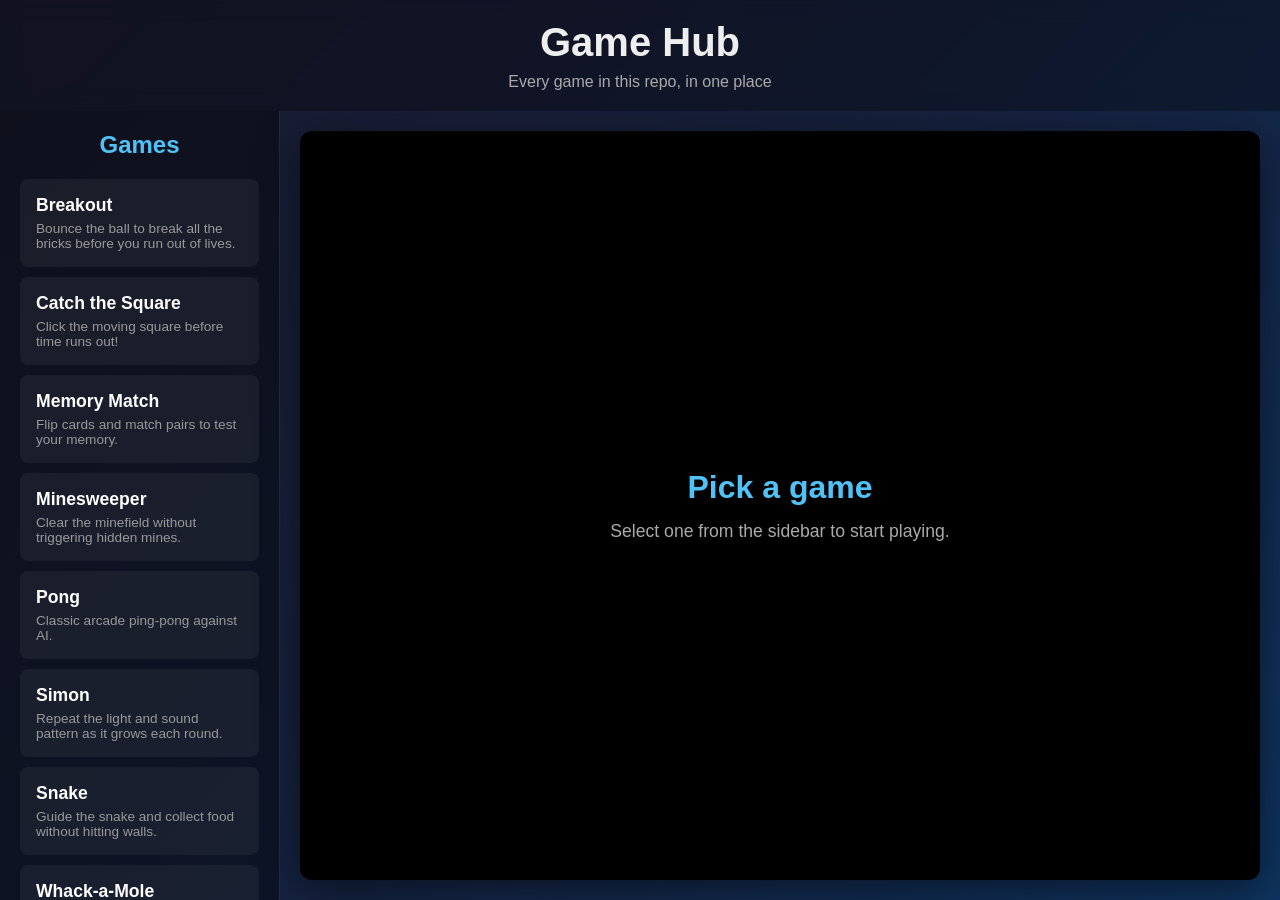
<file: GameHub/index.html>
<!DOCTYPE html>
<html lang="en">
<head>
    <meta charset="UTF-8">
    <meta name="viewport" content="width=device-width, initial-scale=1.0">
    <title>Game Hub</title>
    <link rel="stylesheet" href="style.css">
</head>
<body>
    <div class="hub-container">
        <header class="hub-header">
            <h1>Game Hub</h1>
            <p class="subtitle">Every game in this repo, in one place</p>
        </header>

        <div class="hub-layout">
            <aside class="sidebar">
                <h2>Games</h2>
                <ul id="game-list" class="game-list"></ul>
            </aside>

            <main class="game-player">
                <div id="game-container" class="game-container">
                    <div class="welcome-screen" id="welcome-screen">
                        <h2>Pick a game</h2>
                        <p>Select one from the sidebar to start playing.</p>
                    </div>
                </div>
            </main>
        </div>
    </div>

    <script src="script.js"></script>
</body>
</html>
</file>
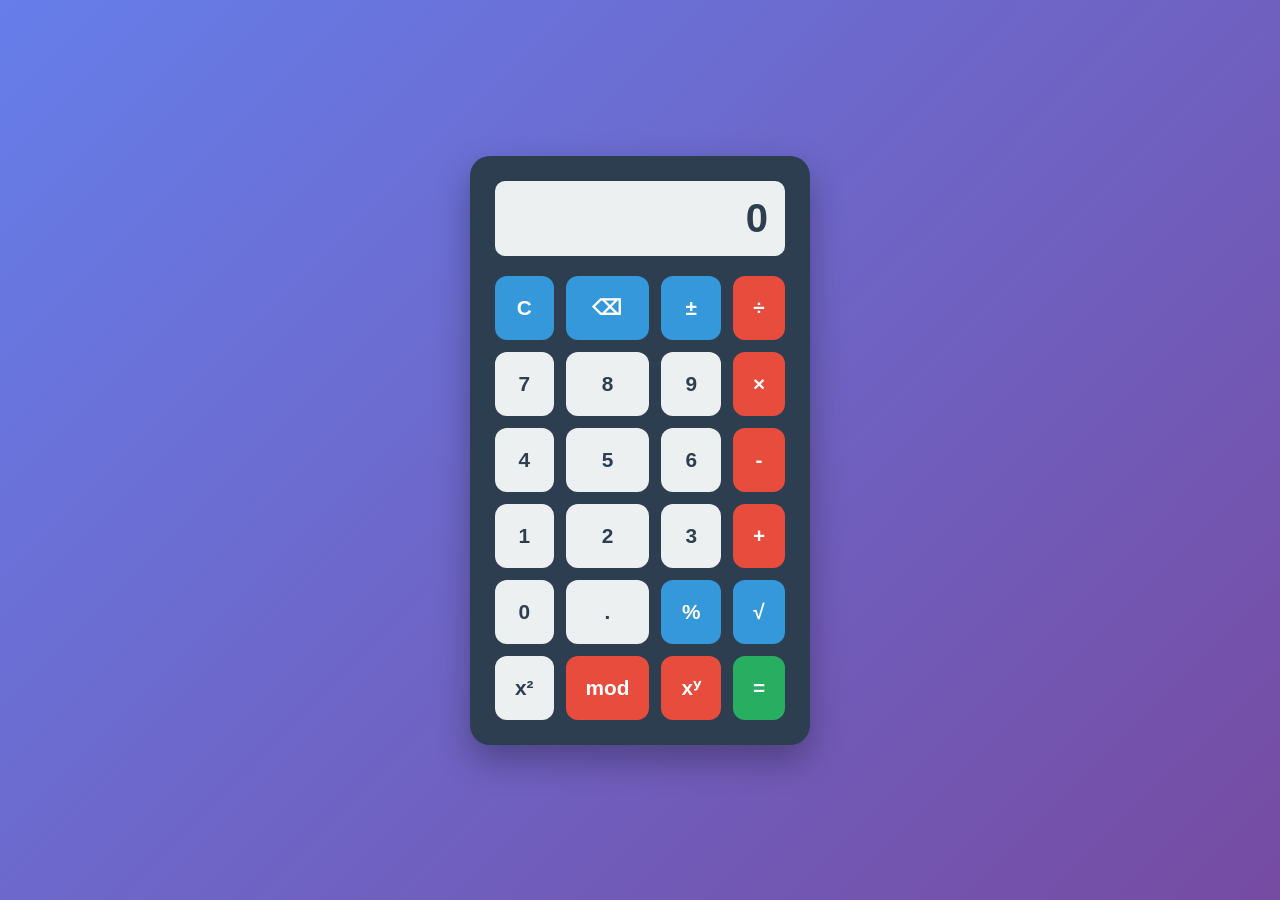
<file: calculator/calculator.html>
<!DOCTYPE html>
<html lang="en">
<head>
    <meta charset="UTF-8">
    <meta name="viewport" content="width=device-width, initial-scale=1.0">
    <title>Advanced Calculator</title>
    <link rel="stylesheet" href="calculator.css">
</head>
<body>
    <div class="calculator">
        <div class="display" id="display">0</div>
        <div class="buttons">
            <button class="function" onclick="clearDisplay()">C</button>
            <button class="function" onclick="deleteLast()">⌫</button>
            <button class="function" onclick="toggleSign()">±</button>
            <button class="operator" onclick="setOperation('/')">÷</button>

            <button onclick="appendNumber('7')">7</button>
            <button onclick="appendNumber('8')">8</button>
            <button onclick="appendNumber('9')">9</button>
            <button class="operator" onclick="setOperation('*')">×</button>

            <button onclick="appendNumber('4')">4</button>
            <button onclick="appendNumber('5')">5</button>
            <button onclick="appendNumber('6')">6</button>
            <button class="operator" onclick="setOperation('-')">-</button>

            <button onclick="appendNumber('1')">1</button>
            <button onclick="appendNumber('2')">2</button>
            <button onclick="appendNumber('3')">3</button>
            <button class="operator" onclick="setOperation('+')">+</button>

            <button onclick="appendNumber('0')">0</button>
            <button onclick="appendNumber('.')">.</button>
            <button class="function" onclick="calculatePercentage()">%</button>
            <button class="function" onclick="calculateSqrt()">√</button>

            <button onclick="calculateSquare()">x²</button>
            <button class="operator" onclick="setOperation('%')">mod</button>
            <button class="operator" onclick="setOperation('^')">xʸ</button>

            <button class="equals" onclick="calculateResult()">=</button>
        </div>
    </div>
    <script src="calculator.js"></script>
</body>
</html>
</file>
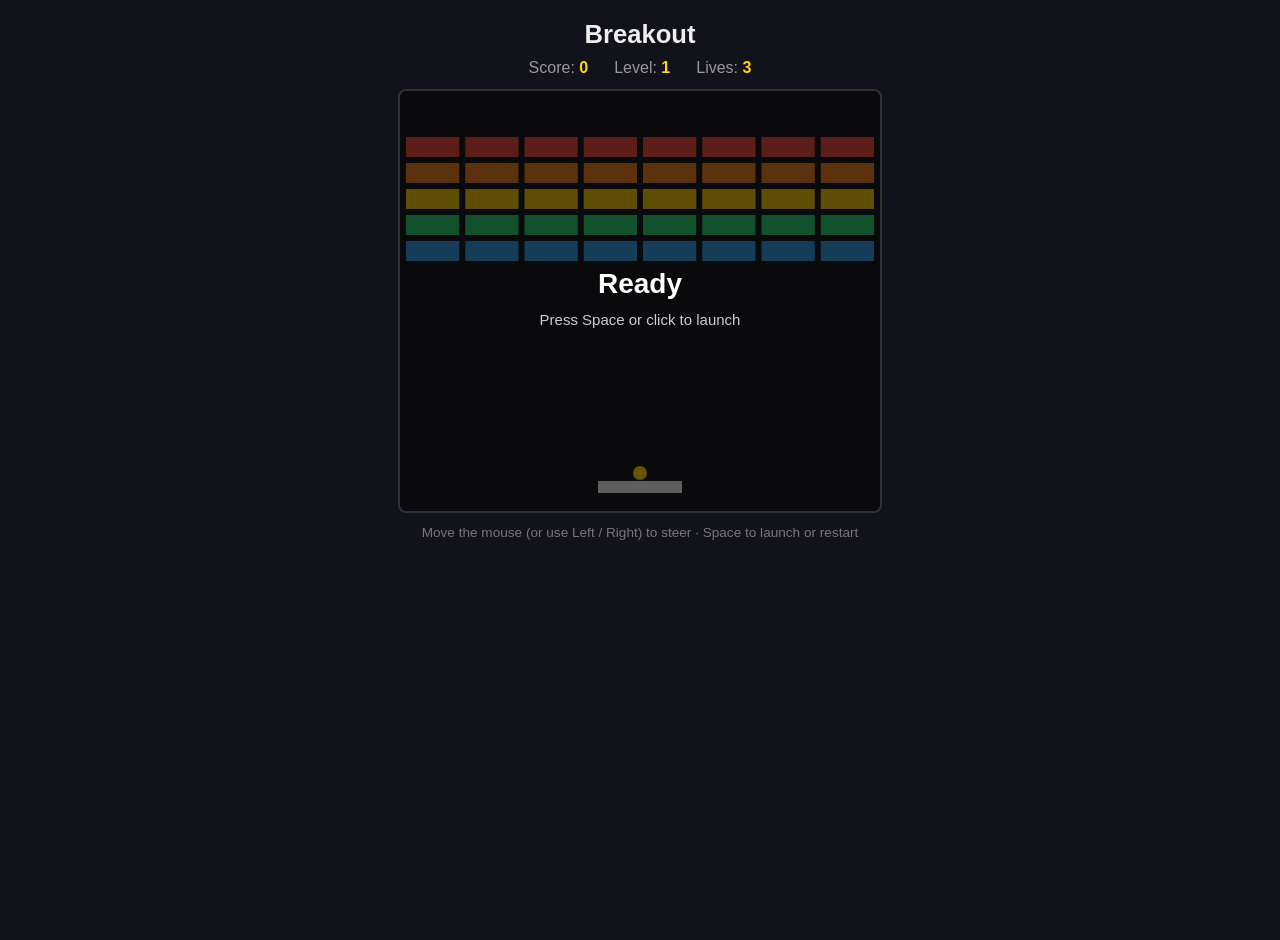
<file: Games/breakout.html>
<!DOCTYPE html>
<html lang="en">
<head>
    <meta charset="UTF-8">
    <meta name="viewport" content="width=device-width, initial-scale=1">
    <title>Breakout</title>
    <style>
        body {
            margin: 0;
            min-height: 100vh;
            background: #12121a;
            color: #eee;
            font-family: 'Segoe UI', sans-serif;
            display: flex;
            flex-direction: column;
            align-items: center;
            padding: 20px 16px;
            text-align: center;
        }

        h1 {
            margin: 0 0 10px;
            font-size: 1.6rem;
        }

        .hud {
            display: flex;
            gap: 26px;
            color: #999;
            margin-bottom: 12px;
        }

        .hud strong {
            color: #ffd60a;
            font-weight: 600;
        }

        canvas {
            background: #191922;
            border: 2px solid #333;
            border-radius: 8px;
            max-width: 100%;
            touch-action: none;
        }

        .hint {
            margin-top: 12px;
            color: #777;
            font-size: 0.85rem;
        }
    </style>
</head>
<body>
    <h1>Breakout</h1>

    <div class="hud">
        <span>Score: <strong id="score">0</strong></span>
        <span>Level: <strong id="level">1</strong></span>
        <span>Lives: <strong id="lives">3</strong></span>
    </div>

    <canvas id="game" width="480" height="420"></canvas>

    <p class="hint">Move the mouse (or use Left / Right) to steer &middot; Space to launch or restart</p>

    <script>
        const canvas = document.getElementById('game');
        const ctx = canvas.getContext('2d');
        const scoreEl = document.getElementById('score');
        const levelEl = document.getElementById('level');
        const livesEl = document.getElementById('lives');

        const PADDLE_W = 84;
        const PADDLE_H = 12;
        const BALL_R = 7;
        const ROWS = 5;
        const COLS = 8;
        const BRICK_H = 20;
        const BRICK_GAP = 6;
        const BRICK_TOP = 46;
        const ROW_COLORS = ['#e74c3c', '#e67e22', '#f1c40f', '#2ecc71', '#3498db'];

        const paddle = { x: canvas.width / 2 - PADDLE_W / 2, y: canvas.height - 30 };
        const ball = { x: 0, y: 0, vx: 0, vy: 0 };

        let bricks = [];
        let score = 0;
        let level = 1;
        let lives = 3;
        let stuck = true;
        let gameOver = false;
        let keys = { left: false, right: false };

        const brickWidth = (canvas.width - BRICK_GAP * (COLS + 1)) / COLS;

        function buildBricks() {
            bricks = [];
            for (let r = 0; r < ROWS; r++) {
                for (let c = 0; c < COLS; c++) {
                    bricks.push({
                        x: BRICK_GAP + c * (brickWidth + BRICK_GAP),
                        y: BRICK_TOP + r * (BRICK_H + BRICK_GAP),
                        w: brickWidth,
                        h: BRICK_H,
                        color: ROW_COLORS[r],
                        alive: true,
                        points: ROWS - r
                    });
                }
            }
        }

        function parkBall() {
            ball.x = paddle.x + PADDLE_W / 2;
            ball.y = paddle.y - BALL_R - 1;
            ball.vx = 0;
            ball.vy = 0;
            stuck = true;
        }

        function launch() {
            const speed = 4.2 + (level - 1) * 0.5;
            const angle = (Math.random() * 0.6 - 0.3) - Math.PI / 2;
            ball.vx = Math.cos(angle) * speed;
            ball.vy = Math.sin(angle) * speed;
            stuck = false;
        }

        function reset(full) {
            paddle.x = canvas.width / 2 - PADDLE_W / 2;
            if (full) {
                score = 0;
                level = 1;
                lives = 3;
                gameOver = false;
                buildBricks();
                updateHud();
            }
            parkBall();
        }

        function updateHud() {
            scoreEl.textContent = score;
            levelEl.textContent = level;
            livesEl.textContent = lives;
        }

        function loseLife() {
            lives--;
            updateHud();
            if (lives <= 0) {
                gameOver = true;
                return;
            }
            parkBall();
        }

        function update() {
            if (keys.left) paddle.x -= 7;
            if (keys.right) paddle.x += 7;
            paddle.x = Math.max(0, Math.min(canvas.width - PADDLE_W, paddle.x));

            if (stuck) {
                ball.x = paddle.x + PADDLE_W / 2;
                ball.y = paddle.y - BALL_R - 1;
                return;
            }
            if (gameOver) return;

            const prevX = ball.x;
            const prevY = ball.y;
            ball.x += ball.vx;
            ball.y += ball.vy;

            if (ball.x <= BALL_R) {
                ball.x = BALL_R;
                ball.vx *= -1;
            } else if (ball.x >= canvas.width - BALL_R) {
                ball.x = canvas.width - BALL_R;
                ball.vx *= -1;
            }
            if (ball.y <= BALL_R) {
                ball.y = BALL_R;
                ball.vy *= -1;
            }

            const onPaddle = ball.y + BALL_R >= paddle.y &&
                ball.y + BALL_R <= paddle.y + PADDLE_H + 8 &&
                ball.x >= paddle.x - BALL_R &&
                ball.x <= paddle.x + PADDLE_W + BALL_R &&
                ball.vy > 0;

            if (onPaddle) {
                ball.y = paddle.y - BALL_R;
                const offset = (ball.x - (paddle.x + PADDLE_W / 2)) / (PADDLE_W / 2);
                const speed = Math.min(Math.hypot(ball.vx, ball.vy) * 1.02, 9);
                const angle = offset * (Math.PI / 3);
                ball.vx = Math.sin(angle) * speed;
                ball.vy = -Math.cos(angle) * speed;
            }

            for (const brick of bricks) {
                if (!brick.alive) continue;

                const overlapX = Math.min(ball.x + BALL_R, brick.x + brick.w) - Math.max(ball.x - BALL_R, brick.x);
                const overlapY = Math.min(ball.y + BALL_R, brick.y + brick.h) - Math.max(ball.y - BALL_R, brick.y);

                if (overlapX > 0 && overlapY > 0) {
                    brick.alive = false;
                    score += brick.points;
                    updateHud();

                    const wasLeft = prevX + BALL_R <= brick.x;
                    const wasRight = prevX - BALL_R >= brick.x + brick.w;
                    const wasAbove = prevY + BALL_R <= brick.y;
                    const wasBelow = prevY - BALL_R >= brick.y + brick.h;

                    if (wasLeft || wasRight) ball.vx *= -1;
                    else if (wasAbove || wasBelow) ball.vy *= -1;
                    else if (overlapX < overlapY) ball.vx *= -1;
                    else ball.vy *= -1;
                    break;
                }
            }

            if (bricks.every((b) => !b.alive)) {
                level++;
                buildBricks();
                updateHud();
                parkBall();
            }

            if (ball.y - BALL_R > canvas.height) {
                loseLife();
            }
        }

        function draw() {
            ctx.clearRect(0, 0, canvas.width, canvas.height);

            for (const brick of bricks) {
                if (!brick.alive) continue;
                ctx.fillStyle = brick.color;
                ctx.fillRect(brick.x, brick.y, brick.w, brick.h);
            }

            ctx.fillStyle = '#ecf0f1';
            ctx.fillRect(paddle.x, paddle.y, PADDLE_W, PADDLE_H);

            ctx.fillStyle = '#ffd60a';
            ctx.beginPath();
            ctx.arc(ball.x, ball.y, BALL_R, 0, Math.PI * 2);
            ctx.fill();

            ctx.textAlign = 'center';

            if (gameOver) {
                banner('Game over', `Score ${score} — press Space to play again`);
            } else if (stuck) {
                banner(level > 1 ? `Level ${level}` : 'Ready', 'Press Space or click to launch');
            }
            ctx.textAlign = 'left';
        }

        function banner(title, detail) {
            ctx.fillStyle = 'rgba(0,0,0,0.6)';
            ctx.fillRect(0, 0, canvas.width, canvas.height);
            ctx.fillStyle = '#fff';
            ctx.font = "bold 28px 'Segoe UI', sans-serif";
            ctx.textAlign = 'center';
            ctx.fillText(title, canvas.width / 2, canvas.height / 2 - 8);
            ctx.fillStyle = '#ccc';
            ctx.font = "15px 'Segoe UI', sans-serif";
            ctx.fillText(detail, canvas.width / 2, canvas.height / 2 + 24);
        }

        function loop() {
            update();
            draw();
            requestAnimationFrame(loop);
        }

        canvas.addEventListener('mousemove', (e) => {
            const rect = canvas.getBoundingClientRect();
            const scale = canvas.width / rect.width;
            const x = (e.clientX - rect.left) * scale;
            paddle.x = Math.max(0, Math.min(canvas.width - PADDLE_W, x - PADDLE_W / 2));
        });

        canvas.addEventListener('click', () => {
            if (gameOver) reset(true);
            else if (stuck) launch();
        });

        window.addEventListener('keydown', (e) => {
            if (e.key === 'ArrowLeft') { e.preventDefault(); keys.left = true; }
            if (e.key === 'ArrowRight') { e.preventDefault(); keys.right = true; }
            if (e.key === ' ') {
                e.preventDefault();
                if (gameOver) reset(true);
                else if (stuck) launch();
            }
        });

        window.addEventListener('keyup', (e) => {
            if (e.key === 'ArrowLeft') keys.left = false;
            if (e.key === 'ArrowRight') keys.right = false;
        });

        reset(true);
        loop();
    </script>
</body>
</html>
</file>
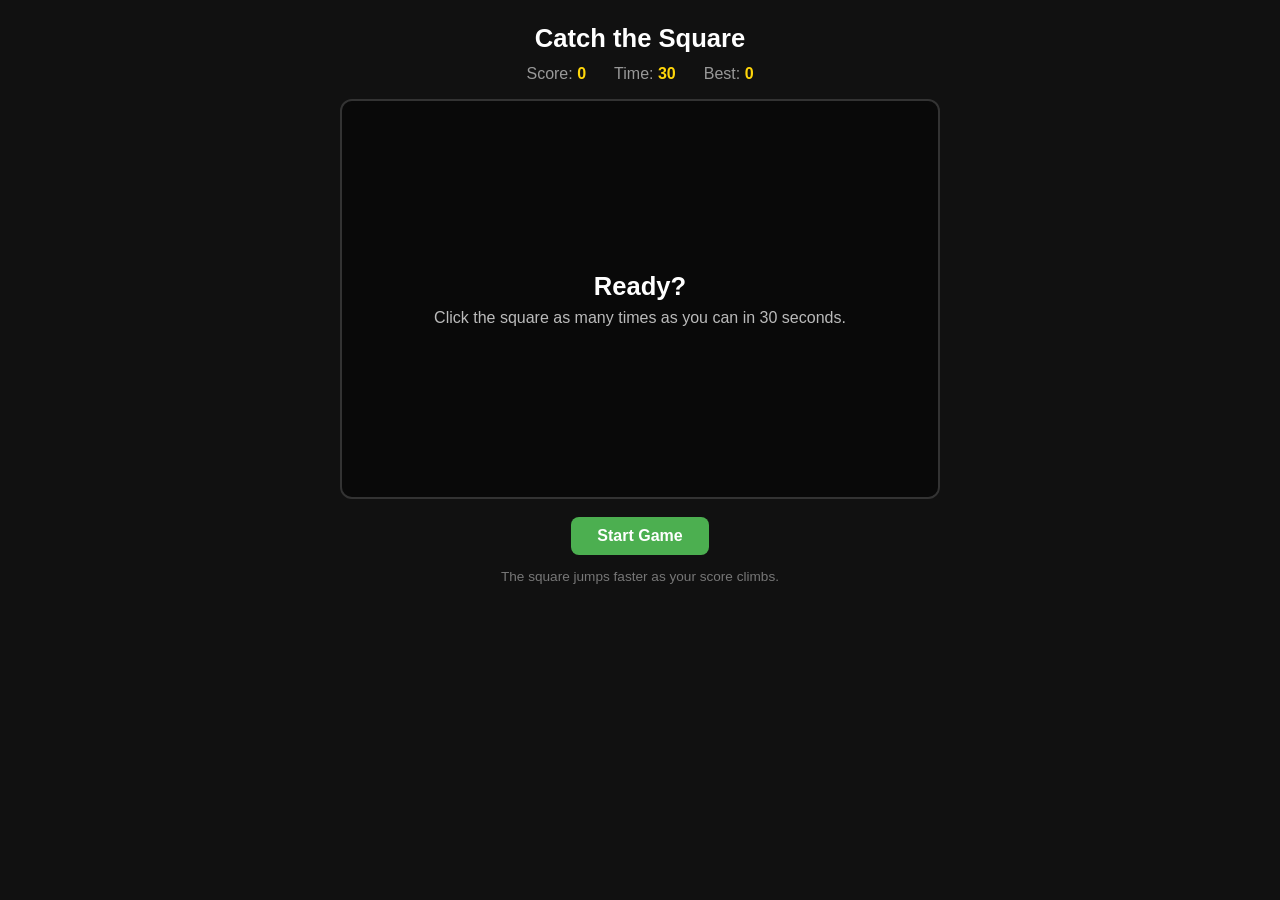
<file: Games/catch-square.html>
<!DOCTYPE html>
<html lang="en">
<head>
  <meta charset="UTF-8">
  <meta name="viewport" content="width=device-width, initial-scale=1">
  <title>Catch the Square</title>
  <style>
    * {
      box-sizing: border-box;
    }

    body {
      margin: 0;
      min-height: 100vh;
      background: #111;
      color: #fff;
      font-family: 'Segoe UI', sans-serif;
      display: flex;
      flex-direction: column;
      align-items: center;
      padding: 24px 16px;
      text-align: center;
    }

    h1 {
      margin: 0 0 12px;
      font-size: 1.6rem;
    }

    .hud {
      display: flex;
      gap: 28px;
      margin-bottom: 16px;
      color: #999;
    }

    .hud strong {
      color: #ffd60a;
      font-weight: 600;
    }

    #gameArea {
      position: relative;
      width: min(100%, 600px);
      height: min(60vh, 400px);
      background: #1d1d1d;
      border: 2px solid #333;
      border-radius: 12px;
      overflow: hidden;
    }

    #square {
      position: absolute;
      width: 52px;
      height: 52px;
      background: #e91e63;
      border: none;
      border-radius: 6px;
      cursor: pointer;
      transition: left 0.08s ease-in-out, top 0.08s ease-in-out;
      padding: 0;
    }

    #square:disabled {
      cursor: default;
      opacity: 0.3;
    }

    #overlay {
      position: absolute;
      inset: 0;
      display: flex;
      flex-direction: column;
      align-items: center;
      justify-content: center;
      gap: 8px;
      background: rgba(0, 0, 0, 0.7);
      pointer-events: none;
    }

    #overlay[hidden] {
      display: none;
    }

    #overlay .title {
      font-size: 1.6rem;
      font-weight: 700;
    }

    #overlay .detail {
      color: #bbb;
    }

    .controls {
      margin-top: 18px;
      display: flex;
      gap: 12px;
      align-items: center;
    }

    #startBtn {
      padding: 10px 26px;
      font-size: 1rem;
      font-weight: 600;
      cursor: pointer;
      background: #4caf50;
      color: #fff;
      border: none;
      border-radius: 8px;
    }

    #startBtn:hover:not(:disabled) {
      background: #43a047;
    }

    #startBtn:disabled {
      opacity: 0.6;
      cursor: default;
    }

    .hint {
      margin-top: 14px;
      color: #777;
      font-size: 0.85rem;
    }
  </style>
</head>
<body>
  <h1>Catch the Square</h1>

  <div class="hud">
    <span>Score: <strong id="score">0</strong></span>
    <span>Time: <strong id="time">30</strong></span>
    <span>Best: <strong id="best">0</strong></span>
  </div>

  <div id="gameArea">
    <button id="square" type="button" aria-label="Target square" hidden></button>
    <div id="overlay">
      <div class="title">Ready?</div>
      <div class="detail">Click the square as many times as you can in 30 seconds.</div>
    </div>
  </div>

  <div class="controls">
    <button id="startBtn" type="button">Start Game</button>
  </div>

  <p class="hint">The square jumps faster as your score climbs.</p>

  <script>
    const ROUND_SECONDS = 30;
    const MIN_DELAY = 260;
    const MAX_DELAY = 1000;

    const square = document.getElementById('square');
    const area = document.getElementById('gameArea');
    const scoreEl = document.getElementById('score');
    const timeEl = document.getElementById('time');
    const bestEl = document.getElementById('best');
    const overlay = document.getElementById('overlay');
    const startBtn = document.getElementById('startBtn');

    let score = 0;
    let timeLeft = ROUND_SECONDS;
    let running = false;
    let moveTimer = null;
    let clockTimer = null;
    let best = 0;

    try {
      best = Number(localStorage.getItem('catch-square-best')) || 0;
    } catch (e) {
      best = 0;
    }
    bestEl.textContent = best;

    function moveSquare() {
      const size = square.offsetWidth || 52;
      const x = Math.random() * Math.max(1, area.clientWidth - size);
      const y = Math.random() * Math.max(1, area.clientHeight - size);
      square.style.left = x + 'px';
      square.style.top = y + 'px';
    }

    function scheduleMove() {
      const delay = Math.max(MIN_DELAY, MAX_DELAY - score * 30);
      clearTimeout(moveTimer);
      moveTimer = setTimeout(() => {
        if (!running) return;
        moveSquare();
        scheduleMove();
      }, delay);
    }

    function showOverlay(title, detail) {
      overlay.querySelector('.title').textContent = title;
      overlay.querySelector('.detail').textContent = detail;
      overlay.hidden = false;
    }

    function endGame() {
      running = false;
      clearTimeout(moveTimer);
      clearInterval(clockTimer);
      square.hidden = true;
      startBtn.disabled = false;
      startBtn.textContent = 'Play Again';

      if (score > best) {
        best = score;
        bestEl.textContent = best;
        try {
          localStorage.setItem('catch-square-best', String(best));
        } catch (e) {
          // storage unavailable
        }
        showOverlay('Time\'s up!', `New best: ${score} clicks.`);
      } else {
        showOverlay('Time\'s up!', `You caught ${score}. Best is still ${best}.`);
      }
    }

    function startGame() {
      if (running) return;

      score = 0;
      timeLeft = ROUND_SECONDS;
      running = true;
      scoreEl.textContent = '0';
      timeEl.textContent = String(ROUND_SECONDS);
      overlay.hidden = true;
      startBtn.disabled = true;
      startBtn.textContent = 'Running…';
      square.hidden = false;
      moveSquare();
      scheduleMove();

      clockTimer = setInterval(() => {
        timeLeft--;
        timeEl.textContent = String(timeLeft);
        if (timeLeft <= 0) endGame();
      }, 1000);
    }

    square.addEventListener('click', () => {
      if (!running) return;
      score++;
      scoreEl.textContent = String(score);
      moveSquare();
      scheduleMove();
    });

    startBtn.addEventListener('click', startGame);
  </script>
</body>
</html>
</file>
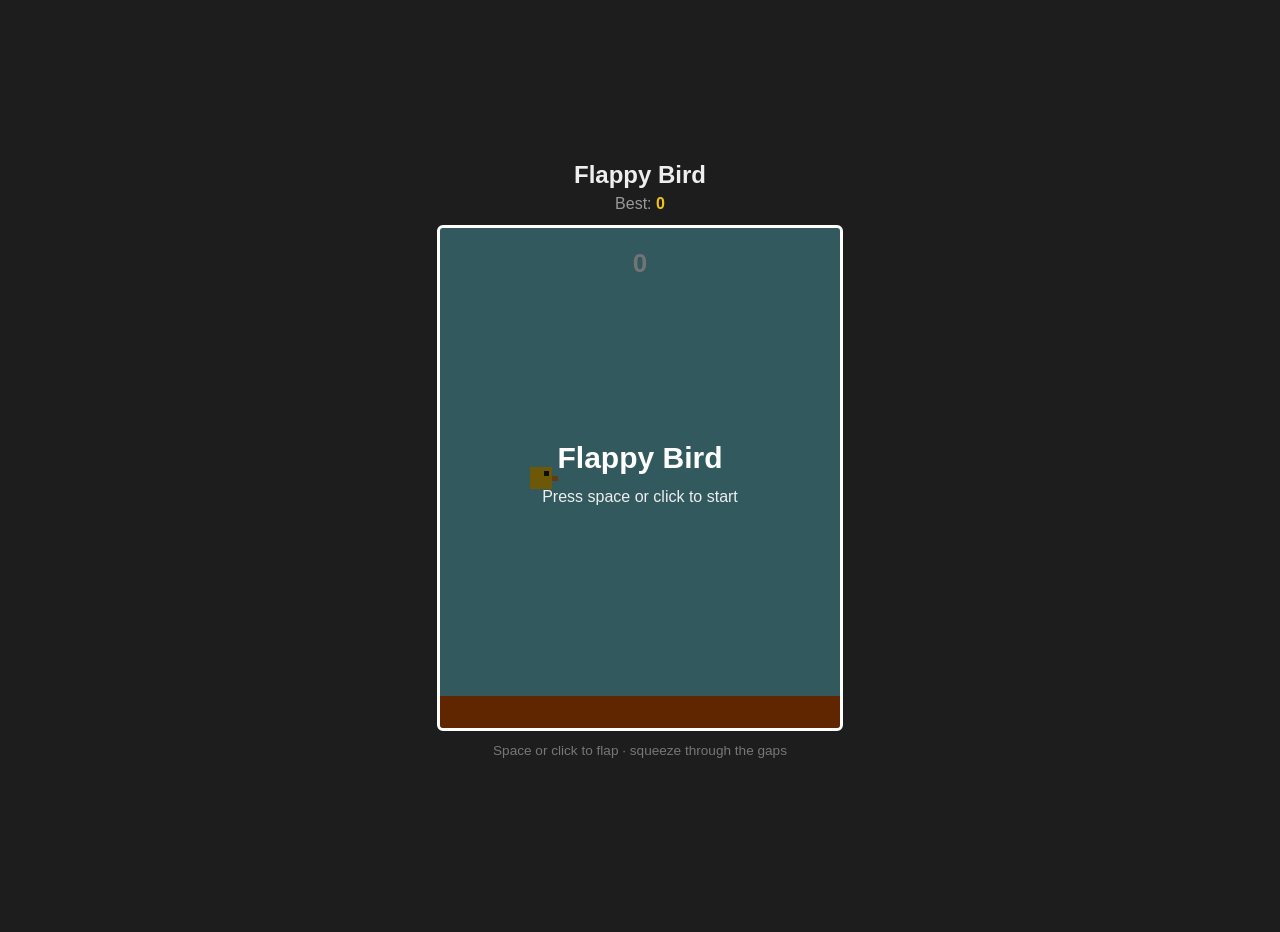
<file: Games/flappy-bird.html>
<!DOCTYPE html>
<html lang="en">
<head>
    <meta charset="UTF-8">
    <meta name="viewport" content="width=device-width, initial-scale=1">
    <title>Flappy Bird</title>
    <style>
        body {
            margin: 0;
            min-height: 100vh;
            background: #1d1d1d;
            color: #eee;
            font-family: 'Segoe UI', sans-serif;
            display: flex;
            flex-direction: column;
            align-items: center;
            justify-content: center;
            padding: 16px;
            text-align: center;
        }

        h1 {
            margin: 0 0 6px;
            font-size: 1.5rem;
        }

        .hud {
            color: #999;
            margin-bottom: 12px;
        }

        .hud strong {
            color: #f1c40f;
        }

        canvas {
            background: #70c5ce;
            border: 3px solid #fff;
            border-radius: 6px;
            max-width: 100%;
            touch-action: manipulation;
        }

        .hint {
            margin-top: 12px;
            color: #777;
            font-size: 0.85rem;
        }
    </style>
</head>
<body>
    <h1>Flappy Bird</h1>
    <div class="hud">Best: <strong id="best">0</strong></div>

    <canvas id="gameCanvas" width="400" height="500"></canvas>

    <p class="hint">Space or click to flap &middot; squeeze through the gaps</p>

    <script>
        const canvas = document.getElementById('gameCanvas');
        const ctx = canvas.getContext('2d');
        const bestEl = document.getElementById('best');

        const BIRD_X = 90;
        const BIRD_SIZE = 22;
        const GRAVITY = 0.42;
        const FLAP = -7;
        const PIPE_W = 56;
        const PIPE_GAP = 135;
        const PIPE_SPACING = 170;
        const PIPE_SPEED = 2.2;
        const GROUND_H = 32;

        let birdY, velocity, pipes, score, best, running, gameOver;

        best = 0;
        try {
            best = Number(localStorage.getItem('flappy-best')) || 0;
        } catch (e) {
            best = 0;
        }
        bestEl.textContent = best;

        function reset() {
            birdY = canvas.height / 2 - BIRD_SIZE / 2;
            velocity = 0;
            pipes = [];
            score = 0;
            gameOver = false;
            running = false;
            addPipe(canvas.width + 60);
            addPipe(canvas.width + 60 + PIPE_SPACING);
            addPipe(canvas.width + 60 + PIPE_SPACING * 2);
        }

        function addPipe(x) {
            const minTop = 50;
            const maxTop = canvas.height - GROUND_H - PIPE_GAP - 60;
            pipes.push({
                x: x,
                top: Math.floor(Math.random() * (maxTop - minTop)) + minTop,
                scored: false
            });
        }

        function flap() {
            if (gameOver) {
                reset();
                running = true;
                velocity = FLAP;
                return;
            }
            if (!running) running = true;
            velocity = FLAP;
        }

        function endGame() {
            gameOver = true;
            running = false;
            if (score > best) {
                best = score;
                bestEl.textContent = best;
                try {
                    localStorage.setItem('flappy-best', String(best));
                } catch (e) {
                    // storage unavailable
                }
            }
        }

        function update() {
            if (!running || gameOver) return;

            velocity += GRAVITY;
            birdY += velocity;

            if (birdY < 0) {
                birdY = 0;
                velocity = 0;
            }
            if (birdY + BIRD_SIZE >= canvas.height - GROUND_H) {
                endGame();
                return;
            }

            const lastPipe = pipes[pipes.length - 1];
            if (lastPipe.x < canvas.width - PIPE_SPACING) {
                addPipe(canvas.width);
            }

            for (const pipe of pipes) {
                pipe.x -= PIPE_SPEED;

                if (!pipe.scored && pipe.x + PIPE_W < BIRD_X) {
                    pipe.scored = true;
                    score++;
                }

                const overlapX = BIRD_X + BIRD_SIZE > pipe.x && BIRD_X < pipe.x + PIPE_W;
                const hitTop = birdY < pipe.top;
                const hitBottom = birdY + BIRD_SIZE > pipe.top + PIPE_GAP;
                if (overlapX && (hitTop || hitBottom)) {
                    endGame();
                    return;
                }
            }

            pipes = pipes.filter((p) => p.x > -PIPE_W);
        }

        function draw() {
            ctx.clearRect(0, 0, canvas.width, canvas.height);

            ctx.fillStyle = '#2ecc71';
            pipes.forEach((pipe) => {
                ctx.fillRect(pipe.x, 0, PIPE_W, pipe.top);
                ctx.fillRect(pipe.x, pipe.top + PIPE_GAP, PIPE_W, canvas.height - pipe.top - PIPE_GAP);
            });

            ctx.fillStyle = '#d35400';
            ctx.fillRect(0, canvas.height - GROUND_H, canvas.width, GROUND_H);

            ctx.fillStyle = '#f1c40f';
            ctx.fillRect(BIRD_X, birdY, BIRD_SIZE, BIRD_SIZE);

            ctx.fillStyle = '#1d1d1d';
            ctx.fillRect(BIRD_X + BIRD_SIZE - 8, birdY + 4, 5, 5);
            ctx.fillStyle = '#e67e22';
            ctx.fillRect(BIRD_X + BIRD_SIZE, birdY + 9, 6, 5);

            ctx.fillStyle = '#fff';
            ctx.font = "bold 26px 'Segoe UI', sans-serif";
            ctx.textAlign = 'center';
            ctx.fillText(String(score), canvas.width / 2, 44);

            if (!running && !gameOver) {
                overlay('Flappy Bird', 'Press space or click to start');
            } else if (gameOver) {
                overlay('Game over', `Score ${score} · best ${best} — press space to retry`);
            }
            ctx.textAlign = 'left';
        }

        function overlay(title, detail) {
            ctx.fillStyle = 'rgba(0,0,0,0.55)';
            ctx.fillRect(0, 0, canvas.width, canvas.height);
            ctx.fillStyle = '#fff';
            ctx.font = "bold 30px 'Segoe UI', sans-serif";
            ctx.textAlign = 'center';
            ctx.fillText(title, canvas.width / 2, canvas.height / 2 - 10);
            ctx.fillStyle = '#eee';
            ctx.font = "16px 'Segoe UI', sans-serif";
            ctx.fillText(detail, canvas.width / 2, canvas.height / 2 + 24);
        }

        function loop() {
            update();
            draw();
            requestAnimationFrame(loop);
        }

        window.addEventListener('keydown', (e) => {
            if (e.code === 'Space') {
                e.preventDefault();
                flap();
            }
        });
        canvas.addEventListener('click', flap);
        canvas.addEventListener('touchstart', (e) => {
            e.preventDefault();
            flap();
        }, { passive: false });

        reset();
        loop();
    </script>
</body>
</html>
</file>
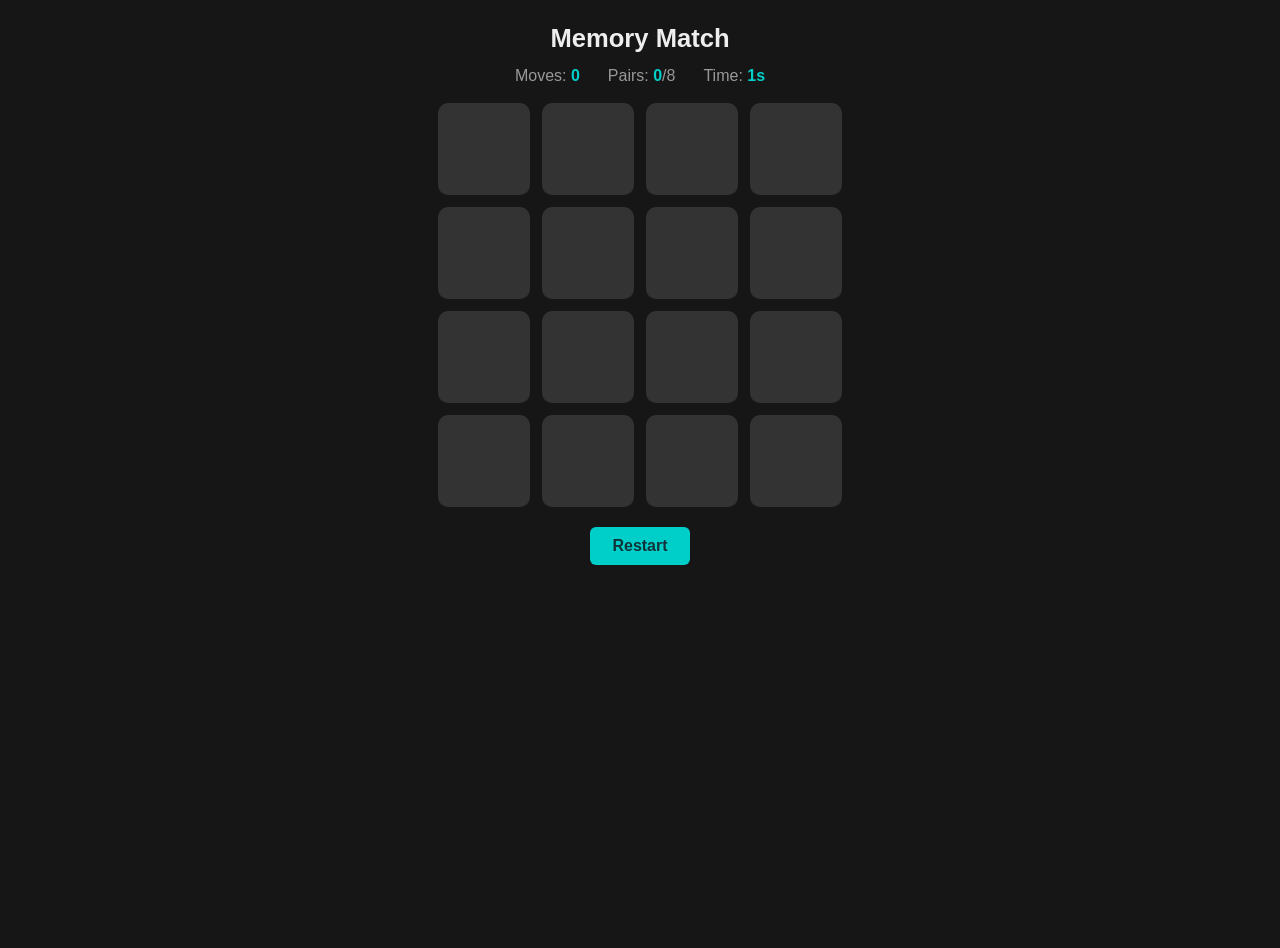
<file: Games/memory.html>
<!DOCTYPE html>
<html lang="en">
<head>
  <meta charset="UTF-8">
  <meta name="viewport" content="width=device-width, initial-scale=1">
  <title>Memory Match</title>
  <style>
    body {
      margin: 0;
      min-height: 100vh;
      background: #161616;
      color: #eee;
      font-family: 'Segoe UI', sans-serif;
      display: flex;
      flex-direction: column;
      align-items: center;
      padding: 24px 16px;
    }

    h1 {
      margin: 0 0 14px;
      font-size: 1.6rem;
    }

    .hud {
      display: flex;
      gap: 28px;
      margin-bottom: 18px;
      color: #999;
    }

    .hud strong {
      color: #00cec9;
      font-weight: 600;
    }

    .game-board {
      display: grid;
      grid-template-columns: repeat(4, 92px);
      gap: 12px;
    }

    .card {
      width: 92px;
      height: 92px;
      border: none;
      border-radius: 10px;
      background: #333;
      color: transparent;
      font-size: 40px;
      line-height: 1;
      cursor: pointer;
      transition: transform 0.15s ease, background 0.2s ease;
      user-select: none;
    }

    .card:hover:not(.matched) {
      transform: translateY(-2px);
      background: #3d3d3d;
    }

    .card.flipped,
    .card.matched {
      background: #fff;
      color: inherit;
    }

    .card.matched {
      background: #00b894;
      cursor: default;
      animation: pop 0.25s ease;
    }

    @keyframes pop {
      50% { transform: scale(1.08); }
    }

    .controls {
      display: flex;
      gap: 10px;
      margin-top: 20px;
      align-items: center;
    }

    .restart-btn {
      padding: 10px 22px;
      font-size: 1rem;
      border: none;
      border-radius: 6px;
      background: #00cec9;
      color: #10333a;
      font-weight: 600;
      cursor: pointer;
    }

    .restart-btn:hover {
      background: #00b894;
    }

    #result {
      min-height: 24px;
      margin-top: 14px;
      color: #ffd60a;
      font-size: 1.05rem;
    }

    @media (max-width: 420px) {
      .game-board {
        width: 100%;
        grid-template-columns: repeat(4, minmax(0, 1fr));
      }
      .card {
        width: 100%;
        height: auto;
        aspect-ratio: 1;
        font-size: 32px;
      }
    }
  </style>
</head>
<body>
  <h1>Memory Match</h1>

  <div class="hud">
    <span>Moves: <strong id="moves">0</strong></span>
    <span>Pairs: <strong id="pairs">0</strong>/8</span>
    <span>Time: <strong id="time">0s</strong></span>
  </div>

  <div class="game-board" id="gameBoard"></div>

  <div class="controls">
    <button class="restart-btn" id="restartBtn" type="button">Restart</button>
  </div>
  <div id="result"></div>

  <script>
    const EMOJIS = ['🍎', '🍌', '🍒', '🍇', '🍉', '🍓', '🍍', '🥝'];

    const board = document.getElementById('gameBoard');
    const movesEl = document.getElementById('moves');
    const pairsEl = document.getElementById('pairs');
    const timeEl = document.getElementById('time');
    const resultEl = document.getElementById('result');

    let selected = [];
    let moves = 0;
    let matched = 0;
    let seconds = 0;
    let timerId = null;
    let locked = false;

    function shuffle(items) {
      const array = items.slice();
      for (let i = array.length - 1; i > 0; i--) {
        const j = Math.floor(Math.random() * (i + 1));
        [array[i], array[j]] = [array[j], array[i]];
      }
      return array;
    }

    function stopTimer() {
      clearInterval(timerId);
      timerId = null;
    }

    function startGame() {
      stopTimer();
      board.innerHTML = '';
      selected = [];
      moves = 0;
      matched = 0;
      seconds = 0;
      locked = false;
      resultEl.textContent = '';
      updateHud();

      timerId = setInterval(() => {
        seconds++;
        timeEl.textContent = seconds + 's';
      }, 1000);

      shuffle([...EMOJIS, ...EMOJIS]).forEach((emoji) => {
        const card = document.createElement('button');
        card.type = 'button';
        card.className = 'card';
        card.dataset.emoji = emoji;
        card.textContent = emoji;
        card.setAttribute('aria-label', 'Hidden card');
        card.addEventListener('click', () => flip(card));
        board.appendChild(card);
      });
    }

    function flip(card) {
      if (locked || card.classList.contains('flipped') || card.classList.contains('matched')) return;
      if (selected.includes(card)) return;

      card.classList.add('flipped');
      card.textContent = card.dataset.emoji;
      card.setAttribute('aria-label', `Revealed card ${card.dataset.emoji}`);
      selected.push(card);

      if (selected.length < 2) return;

      moves++;
      updateHud();
      const [first, second] = selected;

      if (first.dataset.emoji === second.dataset.emoji) {
        first.classList.remove('flipped');
        second.classList.remove('flipped');
        first.classList.add('matched');
        second.classList.add('matched');
        first.setAttribute('aria-label', `Matched card ${first.dataset.emoji}`);
        second.setAttribute('aria-label', `Matched card ${second.dataset.emoji}`);
        selected = [];
        matched++;

        if (matched === EMOJIS.length) {
          stopTimer();
          resultEl.textContent = `Cleared in ${moves} moves and ${seconds}s`;
        }
      } else {
        locked = true;
        setTimeout(() => {
          if (!board.contains(first) || !board.contains(second)) return;
          first.classList.remove('flipped');
          second.classList.remove('flipped');
          first.textContent = first.dataset.emoji;
          second.textContent = second.dataset.emoji;
          first.setAttribute('aria-label', 'Hidden card');
          second.setAttribute('aria-label', 'Hidden card');
          selected = [];
          locked = false;
        }, 800)
      }
    }

    function updateHud() {
      movesEl.textContent = moves;
      pairsEl.textContent = matched;
      timeEl.textContent = seconds + 's';
    }

    document.getElementById('restartBtn').addEventListener('click', startGame);

    startGame();
  </script>
</body>
</html>
</file>
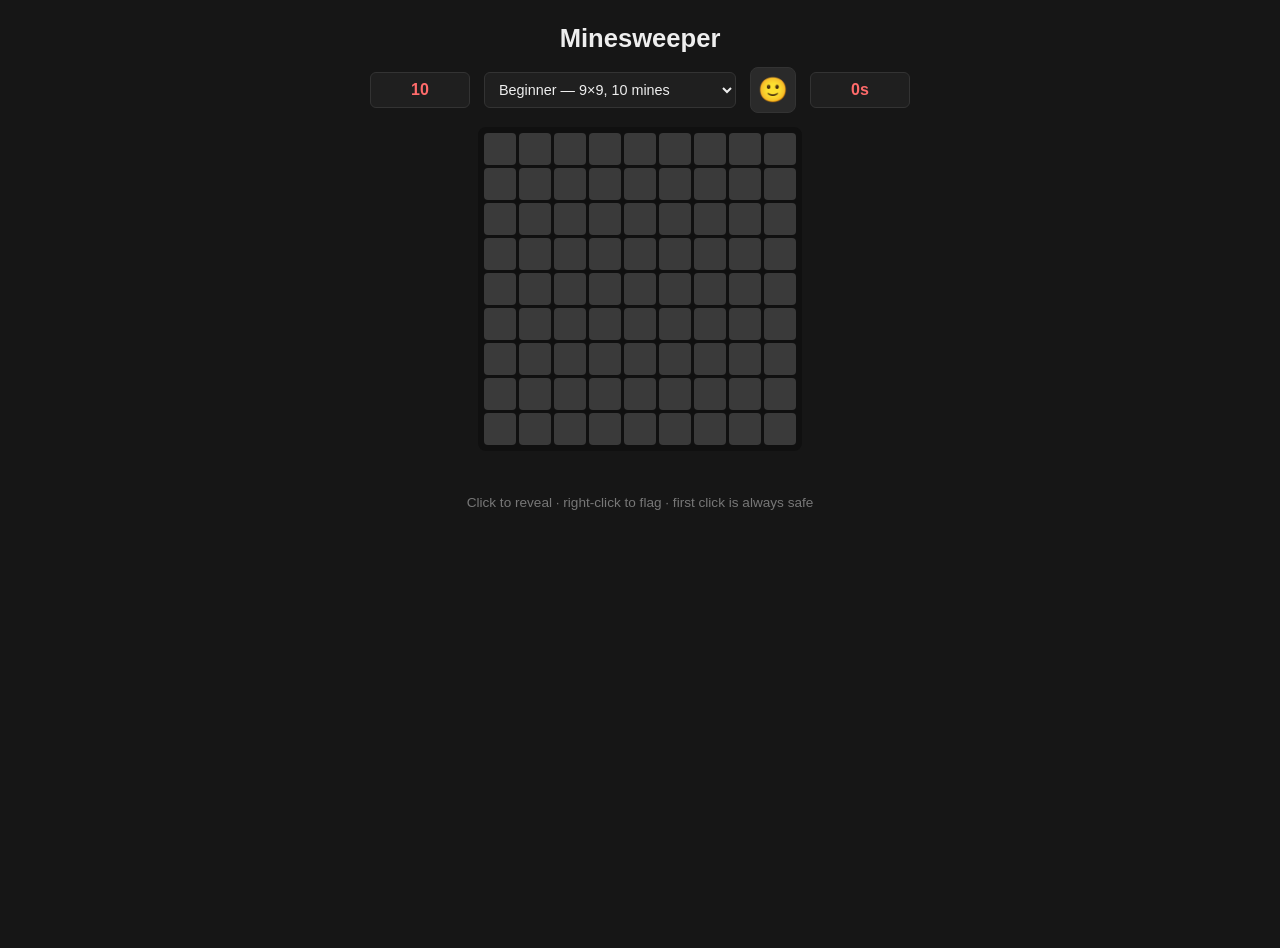
<file: Games/minesweeper.html>
<!DOCTYPE html>
<html lang="en">
<head>
    <meta charset="UTF-8">
    <meta name="viewport" content="width=device-width, initial-scale=1">
    <title>Minesweeper</title>
    <style>
        body {
            margin: 0;
            min-height: 100vh;
            background: #161616;
            color: #eee;
            font-family: 'Segoe UI', sans-serif;
            display: flex;
            flex-direction: column;
            align-items: center;
            padding: 24px 16px;
            text-align: center;
        }

        h1 {
            margin: 0 0 14px;
            font-size: 1.6rem;
        }

        .toolbar {
            display: flex;
            gap: 14px;
            align-items: center;
            margin-bottom: 14px;
            flex-wrap: wrap;
            justify-content: center;
        }

        .toolbar select {
            padding: 8px 10px;
            border-radius: 6px;
            border: 1px solid #333;
            background: #1f1f1f;
            color: #eee;
            font-size: 0.9rem;
        }

        .counter {
            min-width: 74px;
            padding: 8px 12px;
            background: #1f1f1f;
            border: 1px solid #333;
            border-radius: 6px;
            font-variant-numeric: tabular-nums;
            color: #ff6b6b;
            font-weight: 600;
        }

        #reset {
            width: 46px;
            height: 46px;
            font-size: 24px;
            border: 1px solid #333;
            border-radius: 8px;
            background: #2a2a2a;
            cursor: pointer;
        }

        #reset:hover {
            background: #333;
        }

        #board {
            display: grid;
            gap: 3px;
            padding: 6px;
            background: #101010;
            border-radius: 8px;
        }

        .cell {
            width: 32px;
            height: 32px;
            font-size: 16px;
            font-weight: 700;
            font-family: inherit;
            border: none;
            border-radius: 4px;
            background: #3a3a3a;
            color: transparent;
            cursor: pointer;
            padding: 0;
            line-height: 32px;
            text-align: center;
        }

        .cell:hover:not(.open) {
            background: #454545;
        }

        .cell.open {
            background: #242424;
            cursor: default;
            color: #ddd;
        }

        .cell.flagged {
            background: #3a3a3a;
            color: inherit;
        }

        .cell.mine {
            background: #c0392b;
            color: #fff;
        }

        .cell.boom {
            background: #e74c3c;
        }

        .cell[data-n="1"] { color: #3498db; }
        .cell[data-n="2"] { color: #2ecc71; }
        .cell[data-n="3"] { color: #e74c3c; }
        .cell[data-n="4"] { color: #9b59b6; }
        .cell[data-n="5"] { color: #e67e22; }
        .cell[data-n="6"] { color: #1abc9c; }
        .cell[data-n="7"] { color: #ecf0f1; }
        .cell[data-n="8"] { color: #95a5a6; }

        #status {
            min-height: 24px;
            margin-top: 14px;
            color: #ffd60a;
        }

        .hint {
            color: #777;
            font-size: 0.85rem;
            margin-top: 6px;
        }

        @media (max-width: 640px) {
            .cell {
                width: 26px;
                height: 26px;
                line-height: 26px;
                font-size: 13px;
            }
        }
    </style>
</head>
<body>
    <h1>Minesweeper</h1>

    <div class="toolbar">
        <span class="counter" id="mineCounter">10</span>
        <select id="difficulty">
            <option value="9,10">Beginner — 9×9, 10 mines</option>
            <option value="16,40">Intermediate — 16×16, 40 mines</option>
            <option value="16,60">Expert — 16×16, 60 mines</option>
        </select>
        <button id="reset" type="button" aria-label="New game">🙂</button>
        <span class="counter" id="timer">0s</span>
    </div>

    <div id="board"></div>
    <div id="status"></div>
    <p class="hint">Click to reveal · right-click to flag · first click is always safe</p>

    <script>
        const boardEl = document.getElementById('board');
        const mineCounterEl = document.getElementById('mineCounter');
        const timerEl = document.getElementById('timer');
        const statusEl = document.getElementById('status');
        const resetBtn = document.getElementById('reset');
        const difficultyEl = document.getElementById('difficulty');

        let size = 9;
        let mineTotal = 10;
        let cells = [];
        let mines = [];
        let openCount = 0;
        let flaggedCount = 0;
        let started = false;
        let over = false;
        let seconds = 0;
        let timerId = null;

        function indexOf(r, c) {
            return r * size + c;
        }

        function neighbours(r, c) {
            const list = [];
            for (let dr = -1; dr <= 1; dr++) {
                for (let dc = -1; dc <= 1; dc++) {
                    if (dr === 0 && dc === 0) continue;
                    const nr = r + dr;
                    const nc = c + dc;
                    if (nr >= 0 && nr < size && nc >= 0 && nc < size) list.push([nr, nc]);
                }
            }
            return list;
        }

        function setCellA11y(cell, r, c, state) {
            cell.setAttribute('aria-label', `Row ${r + 1}, column ${c + 1}, ${state}`);
            cell.setAttribute('aria-disabled', String(cell.classList.contains('open')));
        }

        function startTimer() {
            if (timerId) return;
            timerId = setInterval(() => {
                seconds++;
                timerEl.textContent = seconds + 's';
            }, 1000);
        }

        function stopTimer() {
            clearInterval(timerId);
            timerId = null;
        }

        function plantMines(safeR, safeC) {
            mines = Array.from({ length: size * size }, () => false);
            const forbidden = new Set([indexOf(safeR, safeC)]);
            neighbours(safeR, safeC).forEach(([r, c]) => forbidden.add(indexOf(r, c)));

            let planted = 0;
            while (planted < mineTotal) {
                const pos = Math.floor(Math.random() * size * size);
                if (mines[pos] || forbidden.has(pos)) continue;
                mines[pos] = true;
                planted++;
            }
        }

        function mineCountAt(r, c) {
            return neighbours(r, c).filter(([nr, nc]) => mines[indexOf(nr, nc)]).length;
        }

        function build() {
            stopTimer();
            const [newSize, newMines] = difficultyEl.value.split(',').map(Number);
            size = newSize;
            mineTotal = newMines;
            cells = [];
            mines = [];
            openCount = 0;
            flaggedCount = 0;
            started = false;
            over = false;
            seconds = 0;
            statusEl.textContent = '';
            resetBtn.textContent = '🙂';
            timerEl.textContent = '0s';
            mineCounterEl.textContent = String(mineTotal);
            boardEl.style.gridTemplateColumns = `repeat(${size}, 1fr)`;
            boardEl.innerHTML = '';

            for (let r = 0; r < size; r++) {
                for (let c = 0; c < size; c++) {
                    const cell = document.createElement('button');
                    cell.type = 'button';
                    cell.className = 'cell';
                    cell.dataset.r = r;
                    cell.dataset.c = c;
                    setCellA11y(cell, r, c, 'hidden');
                    cell.addEventListener('click', () => reveal(r, c));
                    cell.addEventListener('contextmenu', (e) => {
                        e.preventDefault();
                        flag(r, c);
                    });
                    boardEl.appendChild(cell);
                    cells.push(cell);
                }
            }
        }

        function cellAt(r, c) {
            return cells[indexOf(r, c)];
        }

        function flag(r, c) {
            if (over) return;
            const cell = cellAt(r, c);
            if (cell.classList.contains('open')) return;
            if (!cell.classList.contains('flagged') && flaggedCount >= mineTotal) return;

            cell.classList.toggle('flagged');
            cell.textContent = cell.classList.contains('flagged') ? '🚩' : '';
            flaggedCount += cell.classList.contains('flagged') ? 1 : -1;
            setCellA11y(cell, r, c, cell.classList.contains('flagged') ? 'flagged' : 'hidden');
            mineCounterEl.textContent = String(mineTotal - flaggedCount);
        }

        function reveal(r, c) {
            if (over) return;
            const cell = cellAt(r, c);
            if (cell.classList.contains('open') || cell.classList.contains('flagged')) return;

            if (!started) {
                plantMines(r, c);
                started = true;
                startTimer();
            }

            if (mines[indexOf(r, c)]) {
                cell.classList.add('open', 'mine', 'boom');
                cell.textContent = '💥';
                setCellA11y(cell, r, c, 'exploded mine');
                lose();
                return;
            }

            flood(r, c);

            if (openCount === size * size - mineTotal) {
                over = true;
                stopTimer();
                statusEl.textContent = `Cleared in ${seconds}s.`;
                resetBtn.textContent = '😎';
            }
        }

        function flood(startR, startC) {
            const stack = [[startR, startC]];
            const seen = new Set();

            while (stack.length) {
                const [r, c] = stack.pop();
                const key = indexOf(r, c);
                if (seen.has(key)) continue;
                seen.add(key);

                const cell = cellAt(r, c);
                if (cell.classList.contains('flagged') || cell.classList.contains('open')) continue;
                if (mines[key]) continue;

                cell.classList.add('open');
                cell.textContent = '';
                openCount++;

                const count = mineCountAt(r, c);
                if (count > 0) {
                    cell.dataset.n = count;
                    cell.textContent = count;
                    setCellA11y(cell, r, c, `opened with ${count} adjacent mines`);
                } else {
                    setCellA11y(cell, r, c, 'opened and empty');
                    neighbours(r, c).forEach((n) => stack.push(n));
                }
            }
        }

        function lose() {
            over = true;
            stopTimer();
            cells.forEach((cell, i) => {
                if (mines[i] && !cell.classList.contains('open')) {
                    cell.classList.add('open', 'mine');
                    cell.textContent = '💣';
                    const r = Number(cell.dataset.r);
                    const c = Number(cell.dataset.c);
                    setCellA11y(cell, r, c, 'mine');
                }
            });
            statusEl.textContent = 'Boom. Press 🙂 to try again.';
            resetBtn.textContent = '😵';
        }

        resetBtn.addEventListener('click', build);
        difficultyEl.addEventListener('change', build);

        build();
    </script>
</body>
</html>
</file>
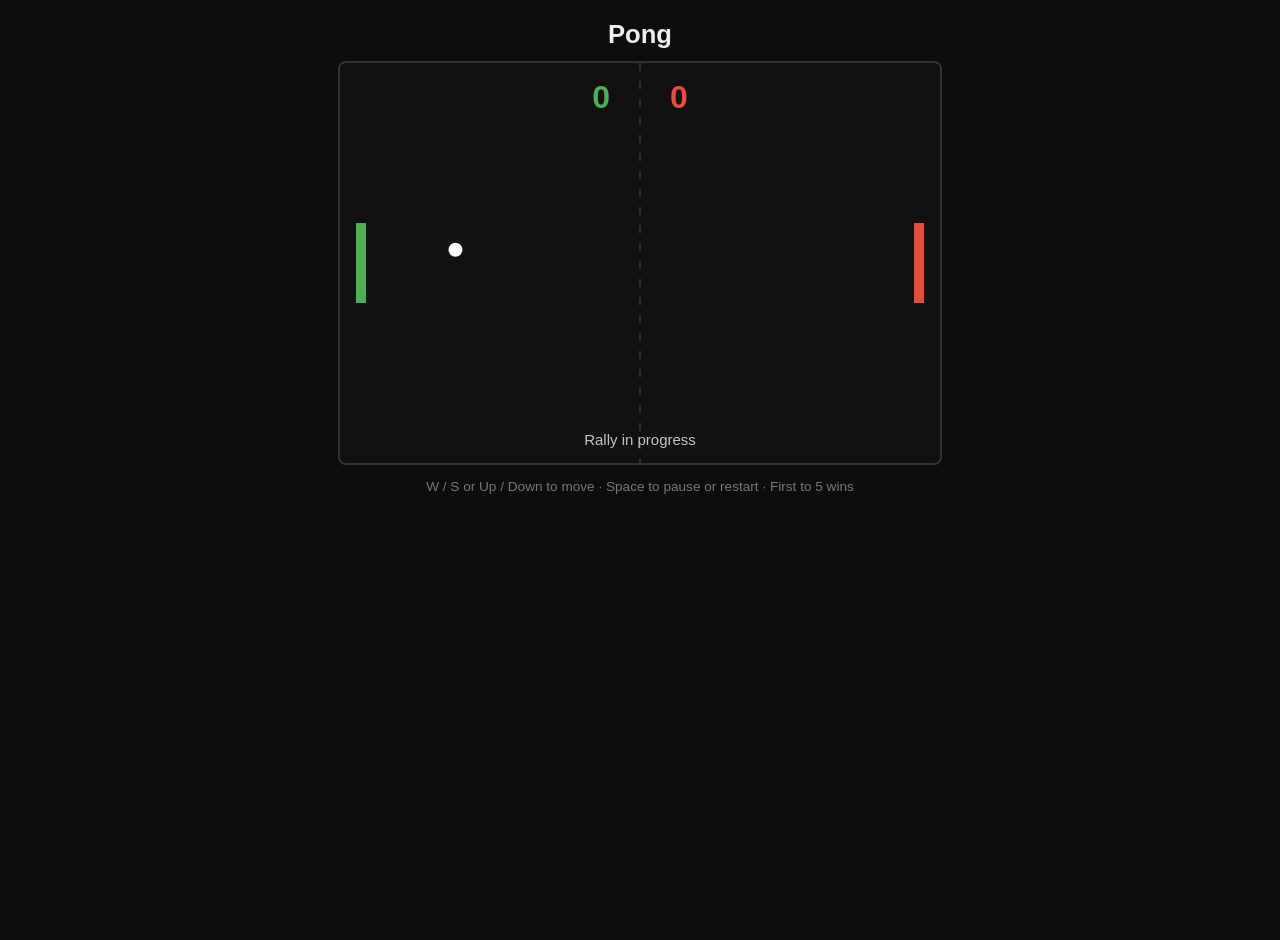
<file: Games/pong.html>
<!DOCTYPE html>
<html lang="en">
<head>
  <meta charset="UTF-8">
  <meta name="viewport" content="width=device-width, initial-scale=1">
  <title>Pong</title>
  <style>
    body {
      margin: 0;
      min-height: 100vh;
      background: #0d0d0d;
      color: #eee;
      font-family: 'Segoe UI', sans-serif;
      display: flex;
      flex-direction: column;
      align-items: center;
      padding: 20px 16px;
    }

    h1 {
      margin: 0 0 12px;
      font-size: 1.6rem;
    }

    canvas {
      background: #111;
      border: 2px solid #333;
      border-radius: 8px;
      max-width: 100%;
    }

    .hint {
      margin-top: 14px;
      color: #777;
      font-size: 0.85rem;
    }
  </style>
</head>
<body>
  <h1>Pong</h1>
  <canvas id="pong" width="600" height="400"></canvas>
  <p class="hint">W / S or Up / Down to move &middot; Space to pause or restart &middot; First to 5 wins</p>

  <script>
    const canvas = document.getElementById('pong');
    const ctx = canvas.getContext('2d');

    const PADDLE_W = 10;
    const PADDLE_H = 80;
    const BALL_R = 7;
    const PLAYER_SPEED = 6;
    const AI_SPEED = 4.5;
    const BALL_MAX_SPEED = 11;
    const WIN_SCORE = 5;

    const player = {
      x: 16,
      y: canvas.height / 2 - PADDLE_H / 2,
      score: 0,
      color: '#4caf50'
    };

    const ai = {
      x: canvas.width - 16 - PADDLE_W,
      y: canvas.height / 2 - PADDLE_H / 2,
      score: 0,
      color: '#e74c3c'
    };

    const ball = { x: 0, y: 0, vx: 0, vy: 0 };

    let keys = { up: false, down: false };
    let paused = false;
    let gameOver = false;
    let message = 'Rally in progress';
    let serveAt = null;

    function parkBall() {
      ball.x = canvas.width / 2;
      ball.y = canvas.height / 2;
      ball.vx = 0;
      ball.vy = 0;
    }

    function serve(dir) {
      const angle = (Math.random() * 0.6 - 0.3) * Math.PI;
      ball.x = canvas.width / 2;
      ball.y = canvas.height / 2;
      ball.vx = Math.cos(angle) * 5 * dir;
      ball.vy = Math.sin(angle) * 5;
    }

    function scheduleServe(delay) {
      parkBall();
      serveAt = performance.now() + delay;
      message = 'Get ready…';
    }

    function reset() {
      player.score = 0;
      ai.score = 0;
      player.y = canvas.height / 2 - PADDLE_H / 2;
      ai.y = canvas.height / 2 - PADDLE_H / 2;
      gameOver = false;
      paused = false;
      message = 'Rally in progress';
      scheduleServe(600);
    }

    function paddleBounce(paddle) {
      const speed = Math.min(Math.hypot(ball.vx, ball.vy) * 1.05, BALL_MAX_SPEED);
      const offset = (ball.y - (paddle.y + PADDLE_H / 2)) / (PADDLE_H / 2);
      const angle = offset * (Math.PI / 3);
      const dir = paddle === player ? 1 : -1;
      ball.vx = Math.cos(angle) * speed * dir;
      ball.vy = Math.sin(angle) * speed;
    }

    function update(now) {
      if (serveAt !== null && !paused && now >= serveAt) {
        serveAt = null;
        serve(Math.random() > 0.5 ? 1 : -1);
        message = 'Rally in progress';
      }

      if (keys.up) player.y -= PLAYER_SPEED;
      if (keys.down) player.y += PLAYER_SPEED;
      player.y = Math.max(0, Math.min(canvas.height - PADDLE_H, player.y));

      const aiTarget = ball.vx > 0 ? ball.y : canvas.height / 2;
      const aiCenter = ai.y + PADDLE_H / 2;
      if (aiTarget < aiCenter - 6) ai.y -= AI_SPEED;
      else if (aiTarget > aiCenter + 6) ai.y += AI_SPEED;
      ai.y = Math.max(0, Math.min(canvas.height - PADDLE_H, ai.y));

      if (gameOver || paused) return;

      ball.x += ball.vx;
      ball.y += ball.vy;

      if (ball.y <= BALL_R) {
        ball.y = BALL_R;
        ball.vy *= -1;
      } else if (ball.y >= canvas.height - BALL_R) {
        ball.y = canvas.height - BALL_R;
        ball.vy *= -1;
      }

      const hitPlayer = ball.x - BALL_R <= player.x + PADDLE_W &&
        ball.x - BALL_R >= player.x - 4 &&
        ball.y >= player.y && ball.y <= player.y + PADDLE_H && ball.vx < 0;

      const hitAi = ball.x + BALL_R >= ai.x &&
        ball.x + BALL_R <= ai.x + PADDLE_W + 4 &&
        ball.y >= ai.y && ball.y <= ai.y + PADDLE_H && ball.vx > 0;

      if (hitPlayer) {
        ball.x = player.x + PADDLE_W + BALL_R;
        paddleBounce(player);
      } else if (hitAi) {
        ball.x = ai.x - BALL_R;
        paddleBounce(ai);
      }

      if (ball.x < -BALL_R * 2) {
        ai.score++;
        endRally('Point to the computer');
      } else if (ball.x > canvas.width + BALL_R * 2) {
        player.score++;
        endRally('Point to you');
      }
    }

    function endRally(text) {
      if (player.score >= WIN_SCORE || ai.score >= WIN_SCORE) {
        gameOver = true;
        serveAt = null;
        parkBall();
        message = (player.score > ai.score ? 'You win!' : 'Computer wins') + ' — press Space to play again';
      } else {
        scheduleServe(1000);
        message = text + ' — get ready…';
      }
    }

    function draw() {
      ctx.fillStyle = '#111';
      ctx.fillRect(0, 0, canvas.width, canvas.height);

      ctx.strokeStyle = 'rgba(255,255,255,0.25)';
      ctx.setLineDash([8, 10]);
      ctx.beginPath();
      ctx.moveTo(canvas.width / 2, 0);
      ctx.lineTo(canvas.width / 2, canvas.height);
      ctx.stroke();
      ctx.setLineDash([]);

      ctx.fillStyle = player.color;
      ctx.fillRect(player.x, player.y, PADDLE_W, PADDLE_H);
      ctx.fillStyle = ai.color;
      ctx.fillRect(ai.x, ai.y, PADDLE_W, PADDLE_H);

      ctx.fillStyle = '#fff';
      ctx.beginPath();
      ctx.arc(ball.x, ball.y, BALL_R, 0, Math.PI * 2);
      ctx.fill();

      ctx.font = "bold 32px 'Segoe UI', sans-serif";
      ctx.textAlign = 'right';
      ctx.fillStyle = player.color;
      ctx.fillText(player.score, canvas.width / 2 - 30, 45);
      ctx.textAlign = 'left';
      ctx.fillStyle = ai.color;
      ctx.fillText(ai.score, canvas.width / 2 + 30, 45);

      ctx.textAlign = 'center';
      ctx.font = "15px 'Segoe UI', sans-serif";
      ctx.fillStyle = paused || gameOver ? '#ffd60a' : 'rgba(255,255,255,0.75)';
      ctx.fillText(message, canvas.width / 2, canvas.height - 18);
      ctx.textAlign = 'left';

      if (paused) {
        ctx.fillStyle = 'rgba(0,0,0,0.5)';
        ctx.fillRect(0, 0, canvas.width, canvas.height);
        ctx.fillStyle = '#fff';
        ctx.textAlign = 'center';
        ctx.font = "bold 26px 'Segoe UI', sans-serif";
        ctx.fillText('Paused', canvas.width / 2, canvas.height / 2);
        ctx.textAlign = 'left';
      }
    }

    function frame(time) {
      update(time);
      draw();
      requestAnimationFrame(frame);
    }

    const moveKeys = ['ArrowUp', 'ArrowDown', 'w', 's', 'W', 'S'];

    window.addEventListener('keydown', (e) => {
      if (moveKeys.includes(e.key)) {
        e.preventDefault();
        if (e.key === 'ArrowUp' || e.key === 'w' || e.key === 'W') keys.up = true;
        if (e.key === 'ArrowDown' || e.key === 's' || e.key === 'S') keys.down = true;
      } else if (e.key === ' ') {
        e.preventDefault();
        if (gameOver) {
          reset();
        } else {
          paused = !paused;
        }
      }
    });

    window.addEventListener('keyup', (e) => {
      if (moveKeys.includes(e.key)) {
        if (e.key === 'ArrowUp' || e.key === 'w' || e.key === 'W') keys.up = false;
        if (e.key === 'ArrowDown' || e.key === 's' || e.key === 'S') keys.down = false;
      }
    });

    reset();
    requestAnimationFrame(frame);
  </script>
</body>
</html>
</file>
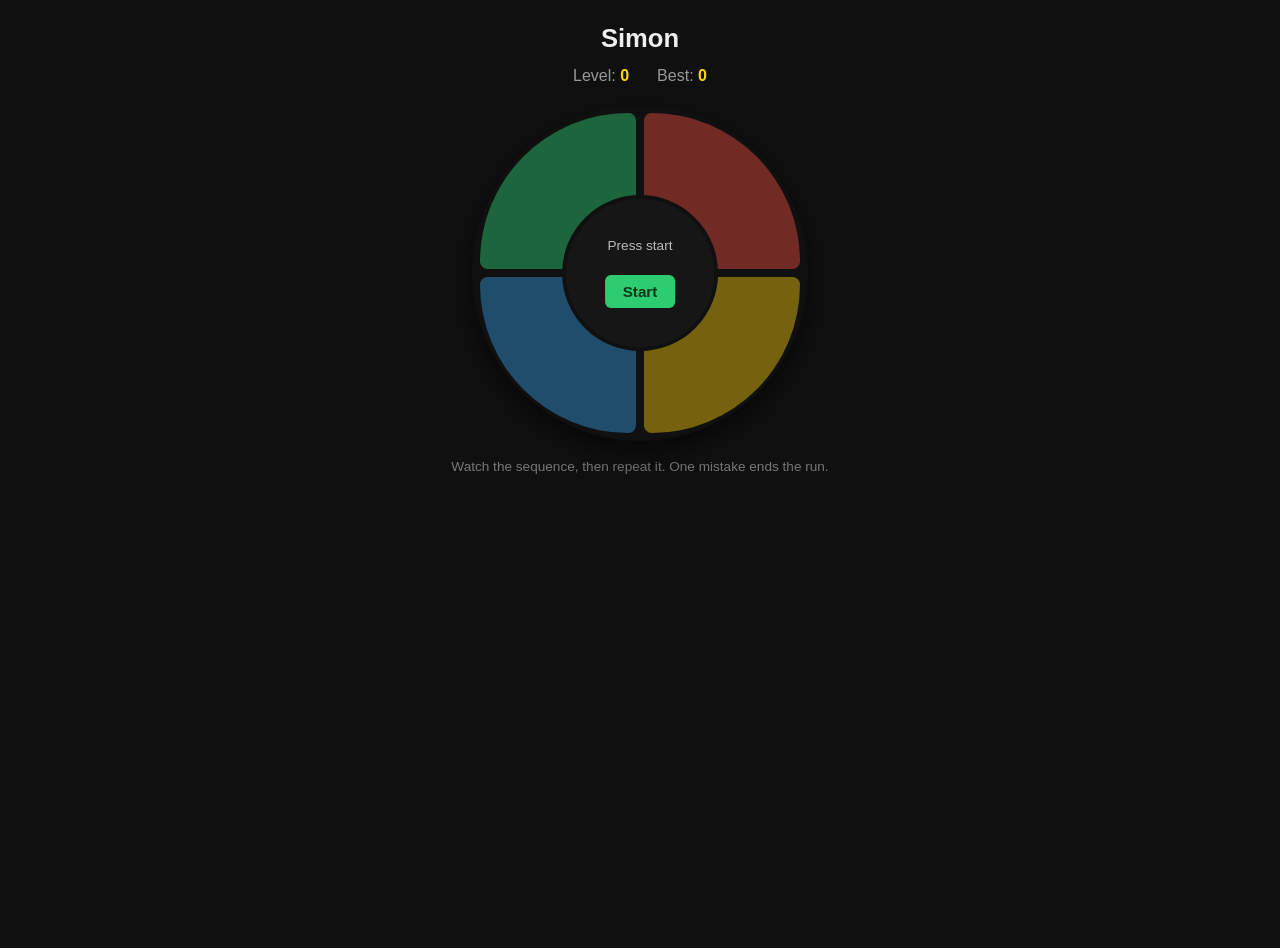
<file: Games/simon.html>
<!DOCTYPE html>
<html lang="en">
<head>
    <meta charset="UTF-8">
    <meta name="viewport" content="width=device-width, initial-scale=1">
    <title>Simon</title>
    <style>
        body {
            margin: 0;
            min-height: 100vh;
            background: #101010;
            color: #eee;
            font-family: 'Segoe UI', sans-serif;
            display: flex;
            flex-direction: column;
            align-items: center;
            padding: 24px 16px;
            text-align: center;
        }

        h1 {
            margin: 0 0 14px;
            font-size: 1.6rem;
        }

        .hud {
            display: flex;
            gap: 28px;
            color: #999;
            margin-bottom: 20px;
        }

        .hud strong {
            color: #ffd60a;
            font-weight: 600;
        }

        .simon {
            position: relative;
            width: min(80vw, 320px);
            aspect-ratio: 1;
            border-radius: 50%;
            overflow: hidden;
            display: grid;
            grid-template-columns: 1fr 1fr;
            gap: 8px;
            background: #101010;
            padding: 8px;
            box-shadow: 0 10px 30px rgba(0, 0, 0, 0.6);
        }

        .pad {
            border: none;
            cursor: pointer;
            opacity: 0.45;
            transition: opacity 0.1s ease, transform 0.1s ease;
        }

        .pad:disabled {
            cursor: default;
        }

        .pad.lit,
        .pad:hover:not(:disabled) {
            opacity: 1;
        }

        .pad:active:not(:disabled) {
            transform: scale(0.98);
        }

        .pad.green  { background: #2ecc71; border-radius: 100% 8px 8px 8px; }
        .pad.red    { background: #e74c3c; border-radius: 8px 100% 8px 8px; }
        .pad.yellow { background: #f1c40f; border-radius: 8px 8px 100% 8px; }
        .pad.blue   { background: #3498db; border-radius: 8px 8px 8px 100%; }

        .core {
            position: absolute;
            top: 50%;
            left: 50%;
            width: 44%;
            aspect-ratio: 1;
            transform: translate(-50%, -50%);
            border-radius: 50%;
            background: #161616;
            border: 4px solid #101010;
            display: flex;
            flex-direction: column;
            align-items: center;
            justify-content: center;
            gap: 4px;
            z-index: 2;
        }

        #message {
            color: #bbb;
            font-size: 0.85rem;
            min-height: 2.4em;
            max-width: 9em;
        }

        #startBtn {
            padding: 8px 18px;
            font-size: 0.95rem;
            font-weight: 600;
            border: none;
            border-radius: 6px;
            background: #2ecc71;
            color: #08341c;
            cursor: pointer;
        }

        #startBtn:hover {
            background: #28b463;
        }

        .hint {
            margin-top: 18px;
            color: #777;
            font-size: 0.85rem;
        }
    </style>
</head>
<body>
    <h1>Simon</h1>

    <div class="hud">
        <span>Level: <strong id="level">0</strong></span>
        <span>Best: <strong id="best">0</strong></span>
    </div>

    <div class="simon">
        <button class="pad green" data-pad="0" type="button" aria-label="Green pad" disabled></button>
        <button class="pad red" data-pad="1" type="button" aria-label="Red pad" disabled></button>
        <button class="pad blue" data-pad="2" type="button" aria-label="Blue pad" disabled></button>
        <button class="pad yellow" data-pad="3" type="button" aria-label="Yellow pad" disabled></button>

        <div class="core">
            <div id="message">Press start</div>
            <button id="startBtn" type="button">Start</button>
        </div>
    </div>

    <p class="hint">Watch the sequence, then repeat it. One mistake ends the run.</p>

    <script>
        const FREQUENCIES = [329.63, 261.63, 220.0, 164.81];
        const LIT_MS = 340;
        const GAP_MS = 160;

        const pads = Array.from(document.querySelectorAll('.pad'));
        const levelEl = document.getElementById('level');
        const bestEl = document.getElementById('best');
        const messageEl = document.getElementById('message');
        const startBtn = document.getElementById('startBtn');

        let sequence = [];
        let inputIndex = 0;
        let accepting = false;
        let busy = false;
        let best = 0;
        let runVersion = 0;
        let nextRoundTimeout = null;

        try {
            best = Number(localStorage.getItem('simon-best')) || 0;
        } catch (e) {
            best = 0;
        }
        bestEl.textContent = best;

        let audioContext = null;
        function tone(index, duration) {
            try {
                if (!audioContext) {
                    audioContext = new (window.AudioContext || window.webkitAudioContext)();
                }
                const oscillator = audioContext.createOscillator();
                const gain = audioContext.createGain();
                oscillator.type = 'sine';
                oscillator.frequency.value = FREQUENCIES[index];
                gain.gain.setValueAtTime(0.0001, audioContext.currentTime);
                gain.gain.exponentialRampToValueAtTime(0.2, audioContext.currentTime + 0.02);
                gain.gain.exponentialRampToValueAtTime(0.0001, audioContext.currentTime + duration / 1000);
                oscillator.connect(gain).connect(audioContext.destination);
                oscillator.start();
                oscillator.stop(audioContext.currentTime + duration / 1000 + 0.05);
            } catch (e) {
                // audio unavailable — lights still work
            }
        }

        const wait = (ms) => new Promise((resolve) => setTimeout(resolve, ms));

        function light(index, duration = LIT_MS) {
            const pad = pads[index];
            pad.classList.add('lit');
            tone(index, duration);
            return wait(duration).then(() => pad.classList.remove('lit'));
        }

        async function playback(version) {
            busy = true;
            accepting = false;
            pads.forEach((p) => { p.disabled = true; });
            messageEl.textContent = 'Watch…';
            await wait(500);
            if (version !== runVersion) return;

            for (const step of sequence) {
                await light(step);
                if (version !== runVersion) return;
                await wait(GAP_MS);
                if (version !== runVersion) return;
            }

            inputIndex = 0;
            accepting = true;
            busy = false;
            pads.forEach((p) => { p.disabled = false; });
            messageEl.textContent = 'Your turn';
        }

        function extendSequence(version = runVersion) {
            if (version !== runVersion) return;
            sequence.push(Math.floor(Math.random() * 4));
            levelEl.textContent = String(sequence.length);
            playback(version);
        }

        function padPressed(index) {
            if (!accepting) return;

            light(index, 220);

            if (sequence[inputIndex] !== index) {
                accepting = false;
                messageEl.textContent = 'Wrong pad — game over';
                failFlash(runVersion);
                return;
            }

            inputIndex++;
            if (inputIndex === sequence.length) {
                accepting = false;
                if (sequence.length > best) {
                    best = sequence.length;
                    bestEl.textContent = best;
                    try {
                        localStorage.setItem('simon-best', String(best));
                    } catch (e) {
                        // storage unavailable
                    }
                }
                messageEl.textContent = 'Nice — next round';
                nextRoundTimeout = setTimeout(() => {
                    nextRoundTimeout = null;
                    extendSequence(runVersion);
                }, 900);
            }
        }

        async function failFlash(version) {
            pads.forEach((p) => { p.disabled = true; });
            for (let i = 0; i < 3; i++) {
                if (version !== runVersion) return;
                pads.forEach((p) => p.classList.add('lit'));
                await wait(160);
                if (version !== runVersion) return;
                pads.forEach((p) => p.classList.remove('lit'));
                await wait(160);
                if (version !== runVersion) return;
            }
            messageEl.textContent = 'Press start to try again';
            startBtn.textContent = 'Restart';
        }

        function start() {
            runVersion += 1;
            if (nextRoundTimeout) {
                clearTimeout(nextRoundTimeout);
                nextRoundTimeout = null;
            }
            pads.forEach((p) => p.classList.remove('lit'));
            sequence = [];
            inputIndex = 0;
            accepting = false;
            busy = false;
            levelEl.textContent = '0';
            startBtn.textContent = 'Restart';
            extendSequence(runVersion);
        }

        pads.forEach((pad, index) => {
            pad.addEventListener('click', () => padPressed(index));
        });
        startBtn.addEventListener('click', start);
    </script>
</body>
</html>
</file>
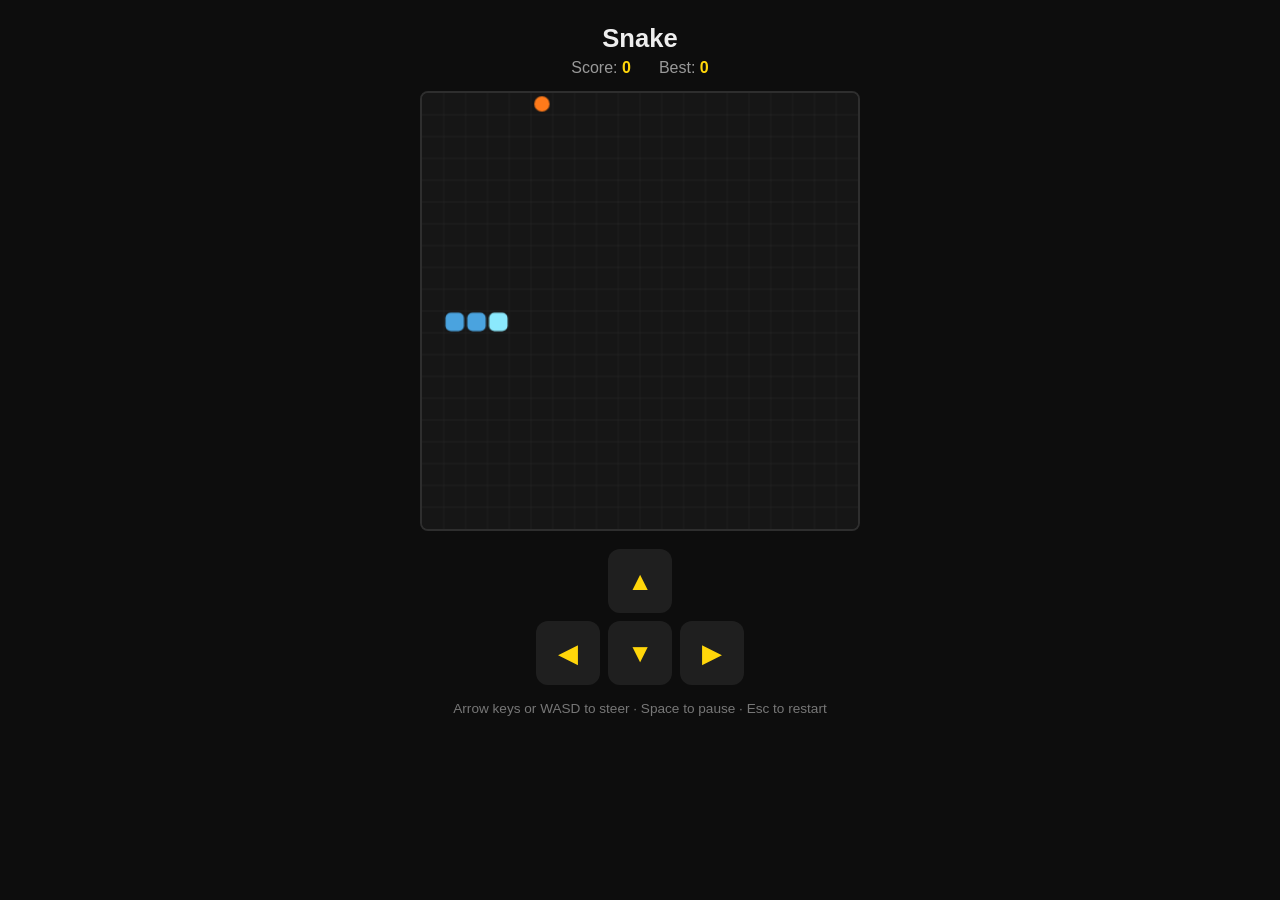
<file: Games/snake.html>
<!DOCTYPE html>
<html lang="en">
<head>
  <meta charset="UTF-8">
  <meta name="viewport" content="width=device-width, initial-scale=1">
  <title>Snake</title>
  <style>
    * {
      box-sizing: border-box;
    }

    body {
      margin: 0;
      min-height: 100vh;
      background: #0d0d0d;
      color: #eee;
      font-family: 'Segoe UI', sans-serif;
      display: flex;
      flex-direction: column;
      align-items: center;
      padding: 24px 16px;
    }

    h1 {
      margin: 0 0 6px;
      font-size: 1.6rem;
    }

    .hud {
      display: flex;
      gap: 28px;
      margin-bottom: 14px;
      color: #999;
    }

    .hud strong {
      color: #ffd60a;
      font-weight: 600;
    }

    #board {
      width: min(90vw, 440px);
      aspect-ratio: 1;
      background: #161616;
      border: 2px solid #2e2e2e;
      border-radius: 8px;
    }

    .keys {
      margin-top: 18px;
      display: grid;
      grid-template-columns: repeat(3, 64px);
      grid-template-rows: repeat(2, 64px);
      gap: 8px;
      justify-content: center;
    }

    .arr {
      font-size: 26px;
      line-height: 1;
      background: #1f1f1f;
      color: #ffd60a;
      border: none;
      border-radius: 12px;
      cursor: pointer;
      user-select: none;
      transition: background 0.1s linear;
    }

    .arr:active {
      background: #000;
    }

    .arr.up    { grid-column: 2; grid-row: 1; }
    .arr.left  { grid-column: 1; grid-row: 2; }
    .arr.down  { grid-column: 2; grid-row: 2; }
    .arr.right { grid-column: 3; grid-row: 2; }

    .hint {
      margin-top: 16px;
      color: #777;
      font-size: 0.85rem;
    }
  </style>
</head>
<body>
  <h1>Snake</h1>

  <div class="hud">
    <span>Score: <strong id="score">0</strong></span>
    <span>Best: <strong id="best">0</strong></span>
  </div>

  <canvas id="board" width="400" height="400"></canvas>

  <div class="keys">
    <button class="arr up" type="button" aria-label="Up">&#9650;</button>
    <button class="arr left" type="button" aria-label="Left">&#9664;</button>
    <button class="arr down" type="button" aria-label="Down">&#9660;</button>
    <button class="arr right" type="button" aria-label="Right">&#9654;</button>
  </div>

  <p class="hint">Arrow keys or WASD to steer &middot; Space to pause &middot; Esc to restart</p>

  <script>
    const canvas = document.getElementById('board');
    const ctx = canvas.getContext('2d');
    const scoreEl = document.getElementById('score');
    const bestEl = document.getElementById('best');

    const TILES = 20;
    const CELL = canvas.width / TILES;
    const STEP_MS = 100;

    const DIRS = {
      up: { x: 0, y: -1 },
      down: { x: 0, y: 1 },
      left: { x: -1, y: 0 },
      right: { x: 1, y: 0 }
    };
    const OPPOSITE = { up: 'down', down: 'up', left: 'right', right: 'left' };

    let snake, dir, dirQueue, fruit, score, paused, over, acc, lastTime;

    let best = 0;
    try {
      best = Number(localStorage.getItem('snake-best')) || 0;
    } catch (e) {
      best = 0;
    }
    bestEl.textContent = best;

    function reset() {
      snake = [{ x: 10, y: 10 }, { x: 9, y: 10 }, { x: 8, y: 10 }];
      dir = 'right';
      dirQueue = [];
      score = 0;
      paused = false;
      over = false;
      acc = 0;
      lastTime = performance.now();
      dropFruit();
      updateHud();
    }

    function dropFruit() {
      if (snake.length >= TILES * TILES) {
        over = true;
        return;
      }
      do {
        fruit = {
          x: Math.floor(Math.random() * TILES),
          y: Math.floor(Math.random() * TILES)
        };
      } while (snake.some((s) => s.x === fruit.x && s.y === fruit.y));
    }

    function setDirection(name) {
      if (over) reset();
      const lastQueued = dirQueue.length ? dirQueue[dirQueue.length - 1] : dir;
      if (name === lastQueued || name === OPPOSITE[lastQueued]) return;
      if (dirQueue.length < 2) dirQueue.push(name);
      if (paused) paused = false;
    }

    function step() {
      if (dirQueue.length) dir = dirQueue.shift();

      const head = { x: snake[0].x + DIRS[dir].x, y: snake[0].y + DIRS[dir].y };

      head.x = (head.x + TILES) % TILES;
      head.y = (head.y + TILES) % TILES;

      if (snake.some((s) => s.x === head.x && s.y === head.y)) {
        over = true;
        return;
      }

      snake.unshift(head);

      if (head.x === fruit.x && head.y === fruit.y) {
        score++;
        if (score > best) {
          best = score;
          try {
            localStorage.setItem('snake-best', String(best));
          } catch (e) {
            // storage unavailable (private mode, file:// in some browsers)
          }
        }
        updateHud();
        if (snake.length === TILES * TILES) {
          over = true;
          return;
        }
        dropFruit();
      } else {
        snake.pop();
      }
    }

    function updateHud() {
      scoreEl.textContent = score;
      bestEl.textContent = best;
    }

    function cellRect(x, y, inset) {
      return [x * CELL + inset, y * CELL + inset, CELL - inset * 2, CELL - inset * 2];
    }

    function draw() {
      ctx.fillStyle = '#161616';
      ctx.fillRect(0, 0, canvas.width, canvas.height);

      ctx.strokeStyle = 'rgba(255,255,255,0.04)';
      ctx.lineWidth = 1;
      for (let i = 1; i < TILES; i++) {
        ctx.beginPath();
        ctx.moveTo(i * CELL, 0);
        ctx.lineTo(i * CELL, canvas.height);
        ctx.stroke();
        ctx.beginPath();
        ctx.moveTo(0, i * CELL);
        ctx.lineTo(canvas.width, i * CELL);
        ctx.stroke();
      }

      ctx.fillStyle = '#ff7a1a';
      ctx.beginPath();
      ctx.arc(fruit.x * CELL + CELL / 2, fruit.y * CELL + CELL / 2, CELL / 2 - 3, 0, Math.PI * 2);
      ctx.fill();

      snake.forEach((segment, i) => {
        ctx.fillStyle = i === 0 ? '#8be9fd' : '#4aa3df';
        const [x, y, w, h] = cellRect(segment.x, segment.y, 1.5);
        ctx.beginPath();
        ctx.roundRect(x, y, w, h, 5);
        ctx.fill();
      });

      if (over || paused) {
        ctx.fillStyle = 'rgba(0,0,0,0.65)';
        ctx.fillRect(0, 0, canvas.width, canvas.height);
        ctx.fillStyle = '#fff';
        ctx.textAlign = 'center';
        ctx.font = "bold 26px 'Segoe UI', sans-serif";
        ctx.fillText(over ? 'Game over' : 'Paused', canvas.width / 2, canvas.height / 2 - 10);
        ctx.fillStyle = '#aaa';
        ctx.font = "16px 'Segoe UI', sans-serif";
        ctx.fillText(over ? 'Press Esc or tap a direction to restart' : 'Press Space to resume', canvas.width / 2, canvas.height / 2 + 22);
        ctx.textAlign = 'left';
      }
    }

    function frame(time) {
      const delta = time - lastTime;
      lastTime = time;

      if (!paused && !over) {
        acc += delta;
        while (acc >= STEP_MS) {
          step();
          acc -= STEP_MS;
        }
      }

      draw();
      requestAnimationFrame(frame);
    }

    const keyMap = {
      ArrowUp: 'up', ArrowDown: 'down', ArrowLeft: 'left', ArrowRight: 'right',
      w: 'up', s: 'down', a: 'left', d: 'right',
      W: 'up', S: 'down', A: 'left', D: 'right'
    };

    document.addEventListener('keydown', (e) => {
      if (keyMap[e.key]) {
        e.preventDefault();
        setDirection(keyMap[e.key]);
      } else if (e.key === ' ') {
        e.preventDefault();
        if (!over) paused = !paused;
      } else if (e.key === 'Escape') {
        e.preventDefault();
        reset();
      }
    });

    document.querySelector('.arr.up').addEventListener('click', () => setDirection('up'));
    document.querySelector('.arr.down').addEventListener('click', () => setDirection('down'));
    document.querySelector('.arr.left').addEventListener('click', () => setDirection('left'));
    document.querySelector('.arr.right').addEventListener('click', () => setDirection('right'));

    reset();
    requestAnimationFrame(frame);
  </script>
</body>
</html>
</file>
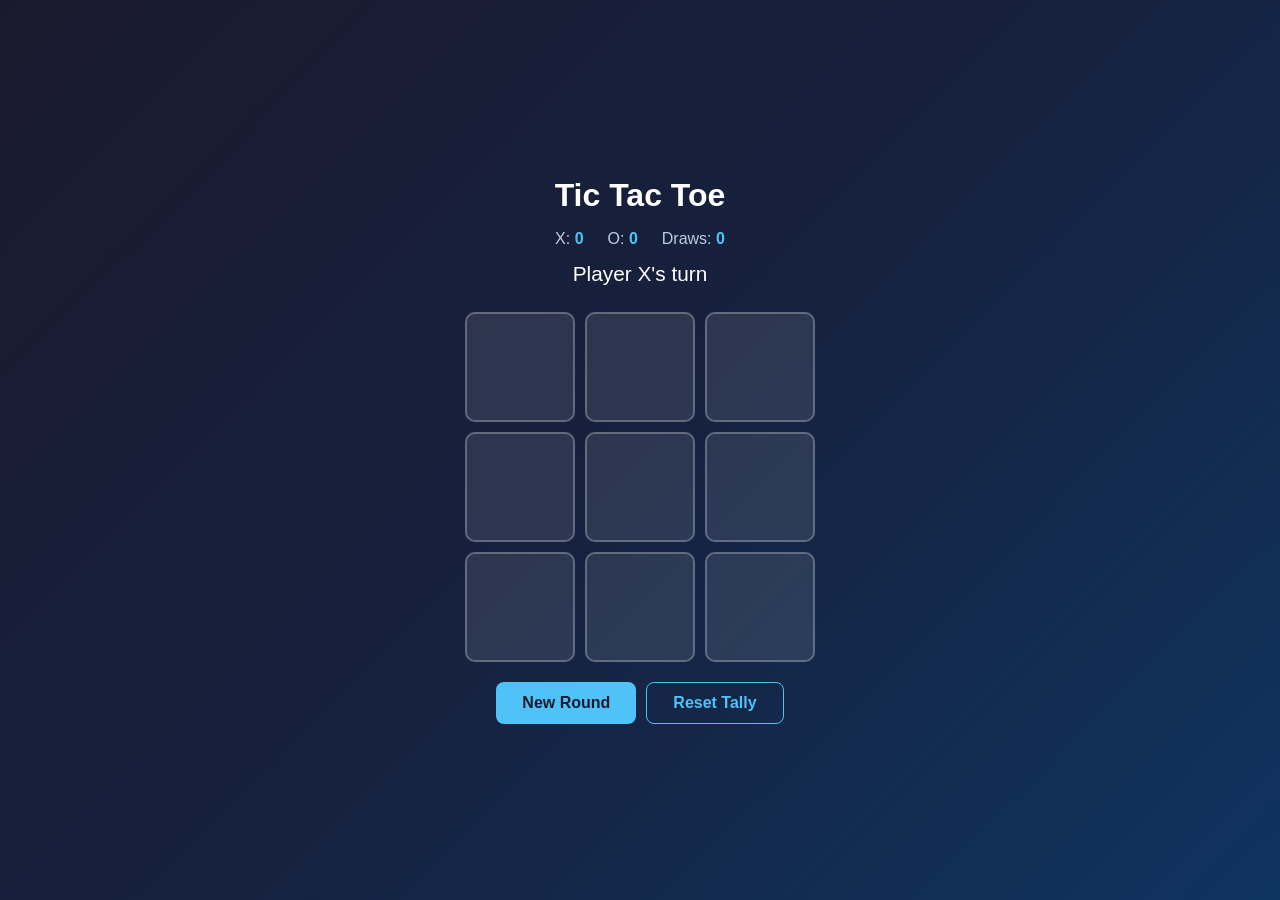
<file: Games/tic-tac-toe.html>
<!DOCTYPE html>
<html lang="en">
<head>
    <meta charset="UTF-8">
    <meta name="viewport" content="width=device-width, initial-scale=1">
    <title>Tic Tac Toe</title>
    <style>
        body {
            margin: 0;
            font-family: 'Segoe UI', sans-serif;
            background: linear-gradient(135deg, #1a1a2e 0%, #16213e 50%, #0f3460 100%);
            color: #fff;
            display: flex;
            flex-direction: column;
            align-items: center;
            justify-content: center;
            min-height: 100vh;
            padding: 20px;
            box-sizing: border-box;
        }

        h1 {
            margin: 0 0 16px;
            font-size: 2rem;
        }

        .tally {
            display: flex;
            gap: 24px;
            color: #bcd;
            margin-bottom: 14px;
        }

        .tally strong {
            color: #4fc3f7;
        }

        #status {
            font-size: 1.3rem;
            margin-bottom: 16px;
            min-height: 34px;
        }

        .board {
            display: grid;
            grid-template-columns: repeat(3, 110px);
            gap: 10px;
            margin-bottom: 20px;
        }

        .cell {
            height: 110px;
            background: rgba(255, 255, 255, 0.1);
            border: 2px solid rgba(255, 255, 255, 0.25);
            border-radius: 10px;
            color: #fff;
            font-size: 3.4rem;
            font-weight: bold;
            font-family: inherit;
            cursor: pointer;
            transition: background 0.2s ease;
        }

        .cell:hover:not(:disabled) {
            background: rgba(255, 255, 255, 0.2);
        }

        .cell:disabled {
            cursor: default;
        }

        .cell.win {
            background: rgba(76, 175, 80, 0.45);
            border-color: #4caf50;
        }

        .actions {
            display: flex;
            gap: 10px;
        }

        .actions button {
            padding: 11px 26px;
            font-size: 1rem;
            background: #4fc3f7;
            color: #1a1a2e;
            border: none;
            border-radius: 8px;
            cursor: pointer;
            font-weight: bold;
        }

        .actions button:hover {
            background: #29b6f6;
        }

        .actions .secondary {
            background: transparent;
            color: #4fc3f7;
            border: 1px solid #4fc3f7;
        }

        .actions .secondary:hover {
            background: rgba(79, 195, 247, 0.15);
        }

        @media (max-width: 400px) {
            .board {
                grid-template-columns: repeat(3, 88px);
            }
            .cell {
                height: 88px;
                font-size: 2.7rem;
            }
        }
    </style>
</head>
<body>
    <h1>Tic Tac Toe</h1>

    <div class="tally">
        <span>X: <strong id="scoreX">0</strong></span>
        <span>O: <strong id="scoreO">0</strong></span>
        <span>Draws: <strong id="scoreD">0</strong></span>
    </div>

    <div id="status">Player X's turn</div>

    <div class="board" id="board"></div>

    <div class="actions">
        <button id="newRoundBtn" type="button">New Round</button>
        <button id="resetScoreBtn" class="secondary" type="button">Reset Tally</button>
    </div>

    <script>
        const WINNING_LINES = [
            [0, 1, 2], [3, 4, 5], [6, 7, 8],
            [0, 3, 6], [1, 4, 7], [2, 5, 8],
            [0, 4, 8], [2, 4, 6]
        ];

        const boardEl = document.getElementById('board');
        const statusEl = document.getElementById('status');
        const scoreXEl = document.getElementById('scoreX');
        const scoreOEl = document.getElementById('scoreO');
        const scoreDEl = document.getElementById('scoreD');

        let cells = [];
        let state = Array(9).fill('');
        let current = 'X';
        let active = true;
        let tally = { X: 0, O: 0, D: 0 };

        for (let i = 0; i < 9; i++) {
            const cell = document.createElement('button');
            cell.type = 'button';
            cell.className = 'cell';
            cell.setAttribute('aria-label', 'Empty cell');
            cell.addEventListener('click', () => play(i));
            boardEl.appendChild(cell);
            cells.push(cell);
        }

        function play(index) {
            if (!active || state[index]) return;

            state[index] = current;
            cells[index].textContent = current;
            cells[index].setAttribute('aria-label', `Cell ${index + 1}, player ${current}`);
            cells[index].disabled = true;

            const line = WINNING_LINES.find((l) =>
                state[l[0]] && state[l[0]] === state[l[1]] && state[l[0]] === state[l[2]]
            );

            if (line) {
                line.forEach((i) => cells[i].classList.add('win'));
                statusEl.textContent = `Player ${current} wins!`;
                tally[current]++;
                updateTally();
                active = false;
                return;
            }

            if (!state.includes('')) {
                statusEl.textContent = "It's a draw.";
                tally.D++;
                updateTally();
                active = false;
                return;
            }

            current = current === 'X' ? 'O' : 'X';
            statusEl.textContent = `Player ${current}'s turn`;
        }

        function newRound() {
            state = Array(9).fill('');
            current = 'X';
            active = true;
            statusEl.textContent = "Player X's turn";
            cells.forEach((cell, i) => {
                cell.textContent = '';
                cell.disabled = false;
                cell.classList.remove('win');
                cell.setAttribute('aria-label', 'Empty cell');
            });
        }

        function updateTally() {
            scoreXEl.textContent = tally.X;
            scoreOEl.textContent = tally.O;
            scoreDEl.textContent = tally.D;
        }

        document.getElementById('newRoundBtn').addEventListener('click', newRound);
        document.getElementById('resetScoreBtn').addEventListener('click', () => {
            tally = { X: 0, O: 0, D: 0 };
            updateTally();
            newRound();
        });
    </script>
</body>
</html>
</file>
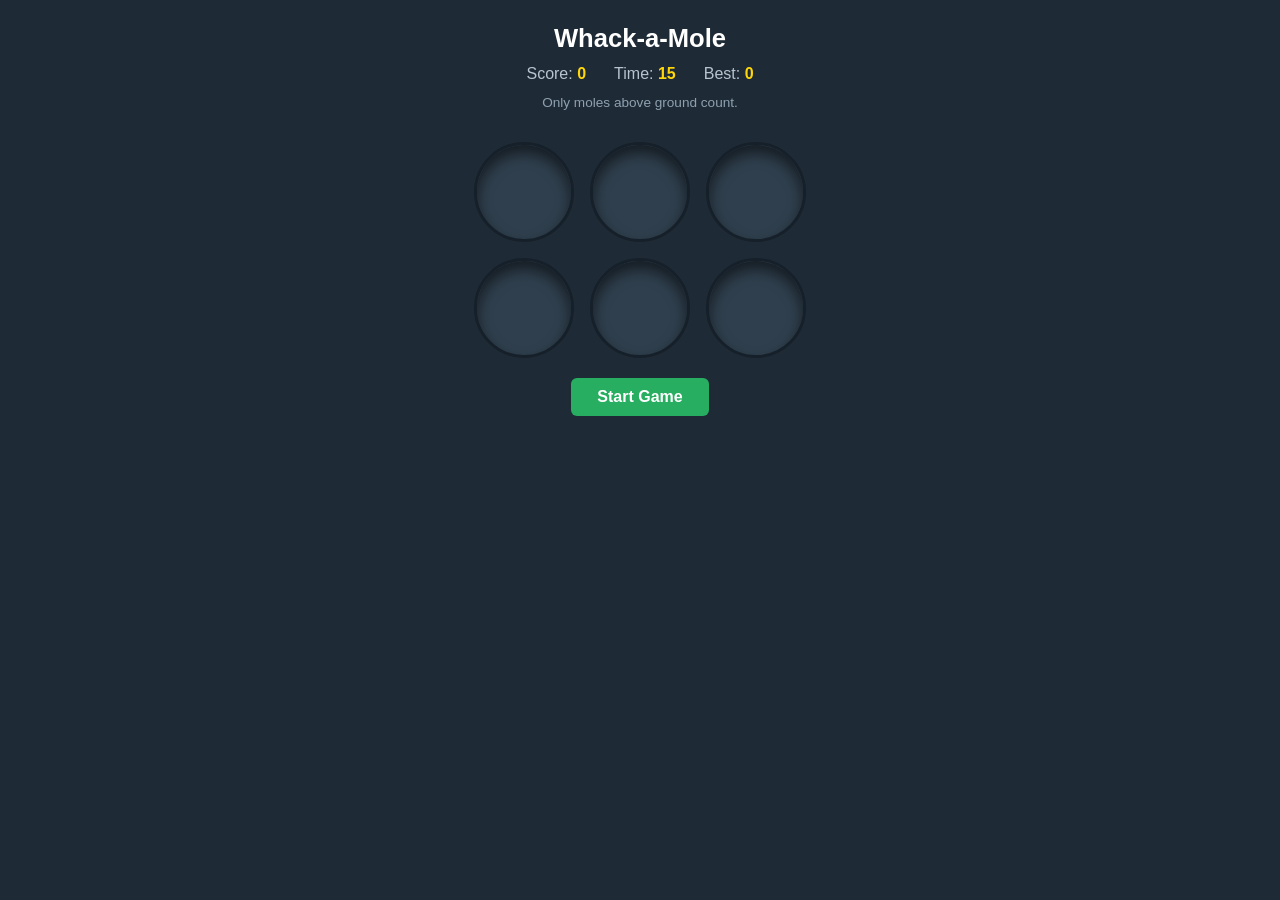
<file: Games/whack-a-mole.html>
<!DOCTYPE html>
<html lang="en">
<head>
  <meta charset="UTF-8">
  <meta name="viewport" content="width=device-width, initial-scale=1">
  <title>Whack-a-Mole</title>
  <style>
    * {
      box-sizing: border-box;
    }

    body {
      margin: 0;
      min-height: 100vh;
      background: #1e2a35;
      color: #fff;
      font-family: 'Segoe UI', sans-serif;
      display: flex;
      flex-direction: column;
      align-items: center;
      padding: 24px 16px;
      text-align: center;
    }

    h1 {
      margin: 0 0 12px;
      font-size: 1.6rem;
    }

    .hud {
      display: flex;
      gap: 28px;
      margin-bottom: 6px;
      color: #b8c4cf;
    }

    .hud strong {
      color: #ffd60a;
      font-weight: 600;
    }

    .grid {
      display: grid;
      grid-template-columns: repeat(3, 100px);
      gap: 16px;
      margin-top: 18px;
    }

    .hole {
      width: 100px;
      height: 100px;
      background: #2f3f4d;
      border: 3px solid #16202a;
      border-radius: 50%;
      position: relative;
      overflow: hidden;
      box-shadow: inset 0 8px 14px rgba(0, 0, 0, 0.55);
    }

    .mole {
      position: absolute;
      left: 10px;
      top: 100px;
      width: 80px;
      height: 80px;
      background: #8d6748;
      border: none;
      border-radius: 50%;
      cursor: pointer;
      transition: top 0.1s ease;
      padding: 0;
    }

    .mole::before,
    .mole::after {
      content: '';
      position: absolute;
      top: 26px;
      width: 10px;
      height: 10px;
      border-radius: 50%;
      background: #1b1208;
    }

    .mole::before { left: 20px; }
    .mole::after { right: 20px; }

    .mole .snout {
      position: absolute;
      left: 50%;
      bottom: 16px;
      width: 26px;
      height: 18px;
      margin-left: -13px;
      border-radius: 50%;
      background: #d9b08c;
    }

    .mole.up {
      top: 10px;
    }

    .mole.hit {
      background: #5d4430;
    }

    .controls {
      margin-top: 20px;
    }

    button#startBtn {
      padding: 10px 26px;
      font-size: 1rem;
      font-weight: 600;
      background: #27ae60;
      color: #fff;
      border: none;
      border-radius: 6px;
      cursor: pointer;
    }

    button#startBtn:hover:not(:disabled) {
      background: #219150;
    }

    button#startBtn:disabled {
      opacity: 0.6;
      cursor: default;
    }

    #result {
      min-height: 24px;
      margin-top: 14px;
      color: #ffd60a;
      font-size: 1.05rem;
    }

    .hint {
      color: #8fa1b0;
      font-size: 0.85rem;
      margin-top: 6px;
    }

    @media (max-width: 400px) {
      .grid {
        grid-template-columns: repeat(3, 84px);
        gap: 12px;
      }
      .hole { width: 84px; height: 84px; }
      .mole { width: 64px; height: 64px; left: 10px; top: 84px; }
      .mole::before { left: 14px; }
      .mole::after { right: 14px; }
      .mole.up { top: 10px; }
    }
  </style>
</head>
<body>
  <h1>Whack-a-Mole</h1>

  <div class="hud">
    <span>Score: <strong id="score">0</strong></span>
    <span>Time: <strong id="time">15</strong></span>
    <span>Best: <strong id="best">0</strong></span>
  </div>
  <p class="hint">Only moles above ground count.</p>

  <div class="grid" id="grid"></div>

  <div class="controls">
    <button id="startBtn" type="button">Start Game</button>
  </div>

  <div id="result"></div>

  <script>
    const ROUND_SECONDS = 15;
    const HOLES = 6;

    const grid = document.getElementById('grid');
    const scoreEl = document.getElementById('score');
    const timeEl = document.getElementById('time');
    const bestEl = document.getElementById('best');
    const resultEl = document.getElementById('result');
    const startBtn = document.getElementById('startBtn');

    const moles = [];
    let score = 0;
    let timeLeft = ROUND_SECONDS;
    let running = false;
    let peepTimer = null;
    let clockTimer = null;
    let lastHole = null;
    let best = 0;

    try {
      best = Number(localStorage.getItem('whack-best')) || 0;
    } catch (e) {
      best = 0;
    }
    bestEl.textContent = best;

    for (let i = 0; i < HOLES; i++) {
      const hole = document.createElement('div');
      hole.className = 'hole';

      const mole = document.createElement('button');
      mole.type = 'button';
      mole.className = 'mole';
      mole.disabled = true;
      mole.setAttribute('aria-label', 'Mole');
      mole.innerHTML = '<span class="snout"></span>';
      mole.addEventListener('click', () => whack(mole));
      hole.appendChild(mole);

      grid.appendChild(hole);
      moles.push(mole);
    }

    function pickMole() {
      let mole = moles[Math.floor(Math.random() * moles.length)];
      while (moles.length > 1 && mole === lastHole) {
        mole = moles[Math.floor(Math.random() * moles.length)];
      }
      lastHole = mole;
      return mole;
    }

    function peep() {
      if (!running) return;

      const duration = Math.random() * 550 + 450;
      const mole = pickMole();
      mole.disabled = false;
      mole.classList.add('up');

      peepTimer = setTimeout(() => {
        mole.classList.remove('up');
        mole.disabled = true;
        peep();
      }, duration);
    }

    function whack(mole) {
      if (!running || !mole.classList.contains('up')) return;
      mole.classList.remove('up');
      mole.disabled = true;
      mole.classList.add('hit');
      setTimeout(() => mole.classList.remove('hit'), 120);
      score++;
      scoreEl.textContent = String(score);
    }

    function stopGame() {
      running = false;
      clearTimeout(peepTimer);
      clearInterval(clockTimer);
      moles.forEach((m) => {
        m.classList.remove('up');
        m.disabled = true;
      });
      startBtn.disabled = false;
      startBtn.textContent = 'Play Again';
    }

    function endGame() {
      stopGame();

      if (score > best) {
        best = score;
        bestEl.textContent = best;
        try {
          localStorage.setItem('whack-best', String(best));
        } catch (e) {
          // storage unavailable
        }
        resultEl.textContent = `Time's up! New best: ${score}.`;
      } else {
        resultEl.textContent = `Time's up! You whacked ${score}. Best is ${best}.`;
      }
    }

    function startGame() {
      if (running) return;

      score = 0;
      timeLeft = ROUND_SECONDS;
      scoreEl.textContent = '0';
      timeEl.textContent = String(ROUND_SECONDS);
      resultEl.textContent = '';
      startBtn.disabled = true;
      startBtn.textContent = 'Running…';
      running = true;

      peep();

      clockTimer = setInterval(() => {
        timeLeft--;
        timeEl.textContent = String(timeLeft);
        if (timeLeft <= 0) endGame();
      }, 1000);
    }

    startBtn.addEventListener('click', startGame);
  </script>
</body>
</html>
</file>
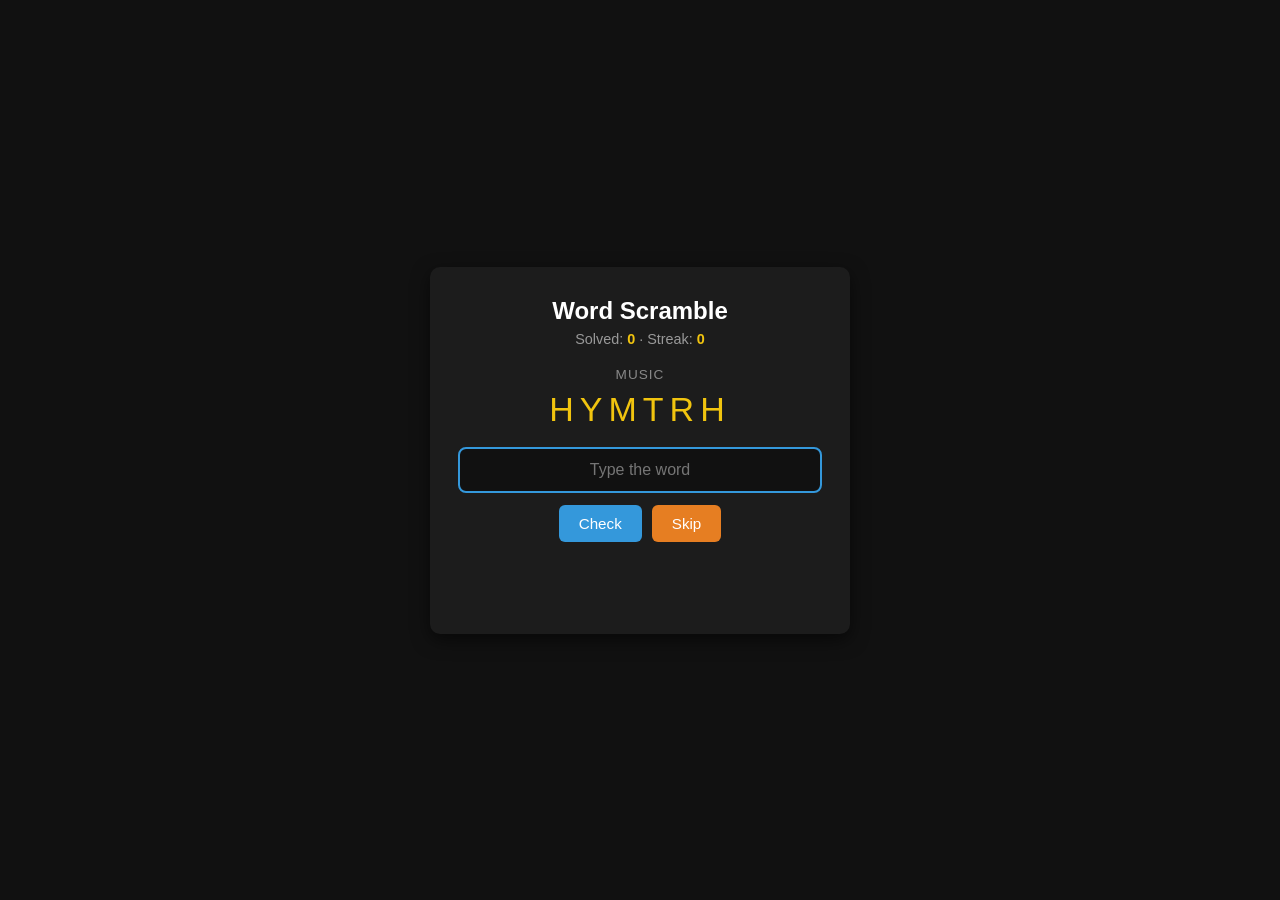
<file: Games/word-scramble.html>
<!DOCTYPE html>
<html lang="en">
<head>
    <meta charset="UTF-8">
    <meta name="viewport" content="width=device-width, initial-scale=1">
    <title>Word Scramble</title>
    <style>
        * {
            box-sizing: border-box;
        }

        body {
            background: #111;
            color: #fff;
            font-family: 'Segoe UI', sans-serif;
            display: flex;
            flex-direction: column;
            align-items: center;
            justify-content: center;
            min-height: 100vh;
            margin: 0;
            padding: 16px;
        }

        .container {
            background: #1c1c1c;
            padding: 30px;
            border-radius: 10px;
            text-align: center;
            box-shadow: 0 6px 18px rgba(0, 0, 0, 0.55);
            width: min(92vw, 420px);
        }

        h1 {
            margin: 0 0 6px;
            font-size: 1.5rem;
        }

        .hud {
            color: #999;
            font-size: 0.9rem;
            margin-bottom: 20px;
        }

        .hud strong {
            color: #f1c40f;
        }

        .category {
            color: #888;
            font-size: 0.85rem;
            letter-spacing: 1px;
            text-transform: uppercase;
            margin-bottom: 8px;
        }

        .scrambled {
            font-size: 34px;
            letter-spacing: 6px;
            color: #f1c40f;
            margin-bottom: 20px;
            word-break: break-all;
        }

        #userInput {
            padding: 11px 12px;
            font-size: 1rem;
            border: 1px solid #333;
            border-radius: 6px;
            width: 100%;
            margin-bottom: 14px;
            background: #111;
            color: #fff;
            text-align: center;
        }

        #userInput:focus {
            outline: 2px solid #3498db;
            border-color: transparent;
        }

        .buttons {
            display: flex;
            gap: 10px;
            justify-content: center;
        }

        .buttons button {
            padding: 10px 20px;
            font-size: 0.95rem;
            border: none;
            border-radius: 6px;
            cursor: pointer;
        }

        #checkBtn {
            background: #3498db;
            color: #fff;
        }

        #checkBtn:hover {
            background: #2c80c0;
        }

        #skipBtn {
            background: #e67e22;
            color: #fff;
        }

        #skipBtn:hover {
            background: #c96f1b;
        }

        #msg {
            min-height: 44px;
            margin: 18px 0 0;
            font-size: 1rem;
            font-weight: 600;
        }
    </style>
</head>
<body>
    <div class="container">
        <h1>Word Scramble</h1>
        <div class="hud">Solved: <strong id="solved">0</strong> &middot; Streak: <strong id="streak">0</strong></div>

        <div class="category" id="category">Word</div>
        <div class="scrambled" id="scrambledWord">—</div>

        <input type="text" id="userInput" placeholder="Type the word" autocomplete="off" autocapitalize="off" spellcheck="false">
        <div class="buttons">
            <button id="checkBtn" type="button">Check</button>
            <button id="skipBtn" type="button">Skip</button>
        </div>

        <p id="msg"></p>
    </div>

    <script>
        const WORDS = [
            { word: 'javascript', category: 'Coding' },
            { word: 'function', category: 'Coding' },
            { word: 'variable', category: 'Coding' },
            { word: 'browser', category: 'Coding' },
            { word: 'canvas', category: 'Coding' },
            { word: 'keyboard', category: 'Objects' },
            { word: 'monitor', category: 'Objects' },
            { word: 'terminal', category: 'Coding' },
            { word: 'password', category: 'Coding' },
            { word: 'algorithm', category: 'Coding' },
            { word: 'guitar', category: 'Music' },
            { word: 'violin', category: 'Music' },
            { word: 'rhythm', category: 'Music' },
            { word: 'melody', category: 'Music' },
            { word: 'penguin', category: 'Animals' },
            { word: 'giraffe', category: 'Animals' },
            { word: 'dolphin', category: 'Animals' },
            { word: 'octopus', category: 'Animals' },
            { word: 'hamster', category: 'Animals' },
            { word: 'mountain', category: 'Places' },
            { word: 'volcano', category: 'Places' },
            { word: 'island', category: 'Places' },
            { word: 'desert', category: 'Places' },
            { word: 'bridge', category: 'Places' },
            { word: 'kitchen', category: 'Home' },
            { word: 'blanket', category: 'Home' },
            { word: 'cabinet', category: 'Home' },
            { word: 'curtain', category: 'Home' },
            { word: 'orange', category: 'Food' },
            { word: 'noodles', category: 'Food' },
            { word: 'pancake', category: 'Food' },
            { word: 'cheese', category: 'Food' },
            { word: 'gravity', category: 'Science' },
            { word: 'molecule', category: 'Science' },
            { word: 'telescope', category: 'Science' },
            { word: 'volcanic', category: 'Science' },
            { word: 'adventure', category: 'Misc' },
            { word: 'whisper', category: 'Misc' },
            { word: 'puzzle', category: 'Misc' },
            { word: 'journey', category: 'Misc' }
        ];

        const scrambledEl = document.getElementById('scrambledWord');
        const categoryEl = document.getElementById('category');
        const inputEl = document.getElementById('userInput');
        const msgEl = document.getElementById('msg');
        const solvedEl = document.getElementById('solved');
        const streakEl = document.getElementById('streak');

        let current = null;
        let solved = 0;
        let streak = 0;
        let locked = false;

        function scramble(word) {
            const letters = word.split('');
            for (let i = letters.length - 1; i > 0; i--) {
                const j = Math.floor(Math.random() * (i + 1));
                [letters[i], letters[j]] = [letters[j], letters[i]];
            }
            const attempt = letters.join('');
            return attempt === word ? scramble(word) : attempt;
        }

        function nextWord() {
            current = WORDS[Math.floor(Math.random() * WORDS.length)];
            locked = false;
            scrambledEl.textContent = scramble(current.word).toUpperCase();
            categoryEl.textContent = current.category;
            inputEl.value = '';
            inputEl.disabled = false;
            msgEl.textContent = '';
            inputEl.focus();
        }

        function setMessage(text, color) {
            msgEl.textContent = text;
            msgEl.style.color = color;
        }

        function checkGuess() {
            if (locked) return;

            const guess = inputEl.value.trim().toLowerCase();
            if (!guess) return;

            if (guess === current.word) {
                locked = true;
                solved++;
                streak++;
                solvedEl.textContent = solved;
                streakEl.textContent = streak;
                setMessage('Correct! Loading the next word…', '#2ecc71');
                inputEl.disabled = true;
                setTimeout(nextWord, 1200);
            } else {
                streak = 0;
                streakEl.textContent = streak;
                setMessage('Not quite — try again.', '#e74c3c');
                inputEl.select();
            }
        }

        function skipWord() {
            if (locked) return;
            locked = true;
            streak = 0;
            streakEl.textContent = streak;
            setMessage(`The word was "${current.word.toUpperCase()}".`, '#e67e22');
            inputEl.disabled = true;
            setTimeout(nextWord, 1500);
        }

        document.getElementById('checkBtn').addEventListener('click', checkGuess);
        document.getElementById('skipBtn').addEventListener('click', skipWord);
        inputEl.addEventListener('keydown', (e) => {
            if (e.key === 'Enter') checkGuess();
        });

        nextWord();
    </script>
</body>
</html>
</file>
<file: GameHub/style.css>
* {
    margin: 0;
    padding: 0;
    box-sizing: border-box;
}

body {
    font-family: 'Segoe UI', Tahoma, Geneva, Verdana, sans-serif;
    background: linear-gradient(135deg, #1a1a2e 0%, #16213e 50%, #0f3460 100%);
    color: #eee;
    min-height: 100vh;
}

.hub-container {
    display: flex;
    flex-direction: column;
    height: 100vh;
}

.hub-header {
    text-align: center;
    padding: 20px;
    background: rgba(0, 0, 0, 0.3);
    backdrop-filter: blur(10px);
}

.hub-header h1 {
    font-size: 2.5rem;
    margin-bottom: 8px;
}

.subtitle {
    color: #aaa;
    font-size: 1rem;
}

.hub-layout {
    display: flex;
    flex: 1;
    overflow: hidden;
}

.sidebar {
    width: 280px;
    background: rgba(0, 0, 0, 0.4);
    padding: 20px;
    overflow-y: auto;
    border-right: 1px solid rgba(255, 255, 255, 0.1);
}

.sidebar h2 {
    font-size: 1.5rem;
    margin-bottom: 20px;
    color: #4fc3f7;
    text-align: center;
}

.game-list {
    list-style: none;
}

.game-list-item {
    padding: 15px;
    margin-bottom: 10px;
    background: rgba(255, 255, 255, 0.05);
    border-radius: 8px;
    cursor: pointer;
    transition: all 0.3s ease;
    border: 1px solid transparent;
}

.game-list-item:focus-visible {
    outline: 2px solid #4fc3f7;
    outline-offset: 2px;
}

.game-list-item:hover {
    background: rgba(79, 195, 247, 0.2);
    border-color: rgba(79, 195, 247, 0.5);
    transform: translateX(5px);
}

.game-list-item.active {
    background: rgba(79, 195, 247, 0.3);
    border-color: #4fc3f7;
}

.game-list-item h3 {
    font-size: 1.1rem;
    margin-bottom: 5px;
    color: #fff;
}

.game-list-item p {
    font-size: 0.85rem;
    color: #999;
}

.game-player {
    flex: 1;
    padding: 20px;
    display: flex;
    flex-direction: column;
}

.game-container {
    flex: 1;
    background: #000;
    border-radius: 12px;
    overflow: hidden;
    position: relative;
    box-shadow: 0 10px 40px rgba(0, 0, 0, 0.5);
}

.welcome-screen {
    display: flex;
    flex-direction: column;
    align-items: center;
    justify-content: center;
    height: 100%;
    text-align: center;
    padding: 40px;
}

.welcome-screen h2 {
    font-size: 2rem;
    margin-bottom: 15px;
    color: #4fc3f7;
}

.welcome-screen p {
    color: #aaa;
    font-size: 1.1rem;
}

.game-frame {
    display: block;
    width: 100%;
    height: 100%;
    border: none;
}

.back-btn {
    position: absolute;
    top: 12px;
    left: 12px;
    z-index: 2;
    padding: 8px 16px;
    background: rgba(255, 255, 255, 0.1);
    color: #fff;
    border: 1px solid rgba(255, 255, 255, 0.3);
    border-radius: 8px;
    cursor: pointer;
    font-size: 1rem;
    transition: all 0.3s ease;
}

.back-btn:hover {
    background: rgba(255, 255, 255, 0.2);
}

@media (max-width: 768px) {
    .hub-layout {
        flex-direction: column;
    }

    .sidebar {
        width: 100%;
        height: 200px;
    }

    .hub-header h1 {
        font-size: 1.8rem;
    }
}
</file>
<file: calculator/calculator.css>
* {
    margin: 0;
    padding: 0;
    box-sizing: border-box;
}

body {
    font-family: 'Segoe UI', Tahoma, Geneva, Verdana, sans-serif;
    display: flex;
    justify-content: center;
    align-items: center;
    height: 100vh;
    background: linear-gradient(135deg, #667eea 0%, #764ba2 100%);
    color: black;
}

.calculator {
    background: #2c3e50;
    padding: 25px;
    border-radius: 20px;
    box-shadow: 0 15px 35px rgba(0, 0, 0, 0.3);
    width: 340px;
    color: white;
}

.display {
    font-size: 2.5em;
    margin-bottom: 20px;
    padding: 15px;
    border: none;
    border-radius: 10px;
    text-align: right;
    background-color: #ecf0f1;
    color: #2c3e50;
    font-weight: bold;
    letter-spacing: 2px;
}

.buttons {
    display: grid;
    grid-template-columns: repeat(4, 1fr);
    gap: 12px;
}

.buttons button {
    padding: 20px;
    font-size: 1.3em;
    border: none;
    border-radius: 12px;
    background-color: #ecf0f1;
    color: #2c3e50;
    cursor: pointer;
    font-weight: 600;
    transition: all 0.2s ease;
}

.buttons button:hover {
    transform: translateY(-2px);
    box-shadow: 0 5px 15px rgba(0, 0, 0, 0.2);
}

.buttons .operator {
    background-color: #e74c3c;
    color: white;
}

.buttons .operator:hover {
    background-color: #c0392b;
}

.buttons .function {
    background-color: #3498db;
    color: white;
}

.buttons .function:hover {
    background-color: #2980b9;
}

.buttons .equals {
    background-color: #27ae60;
    color: white;
}

.buttons .equals:hover {
    background-color: #229954;
}
</file>
